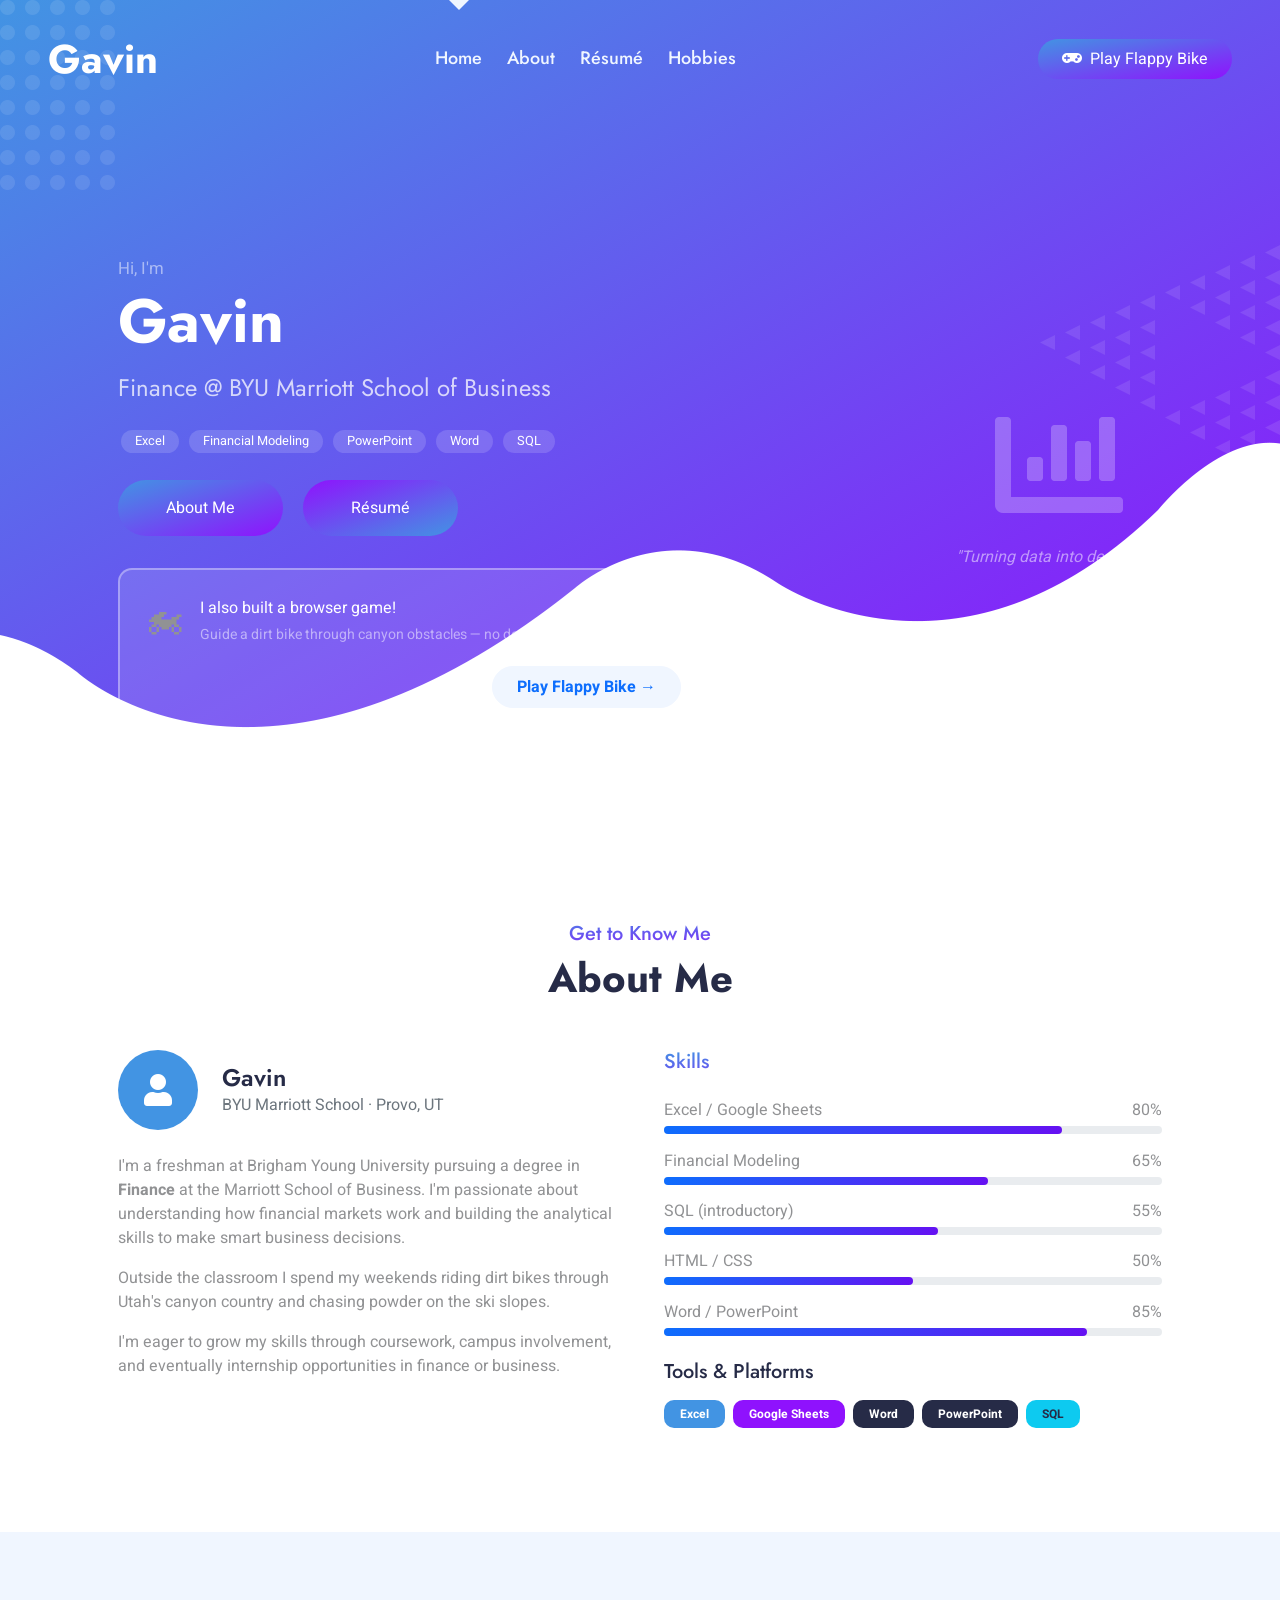
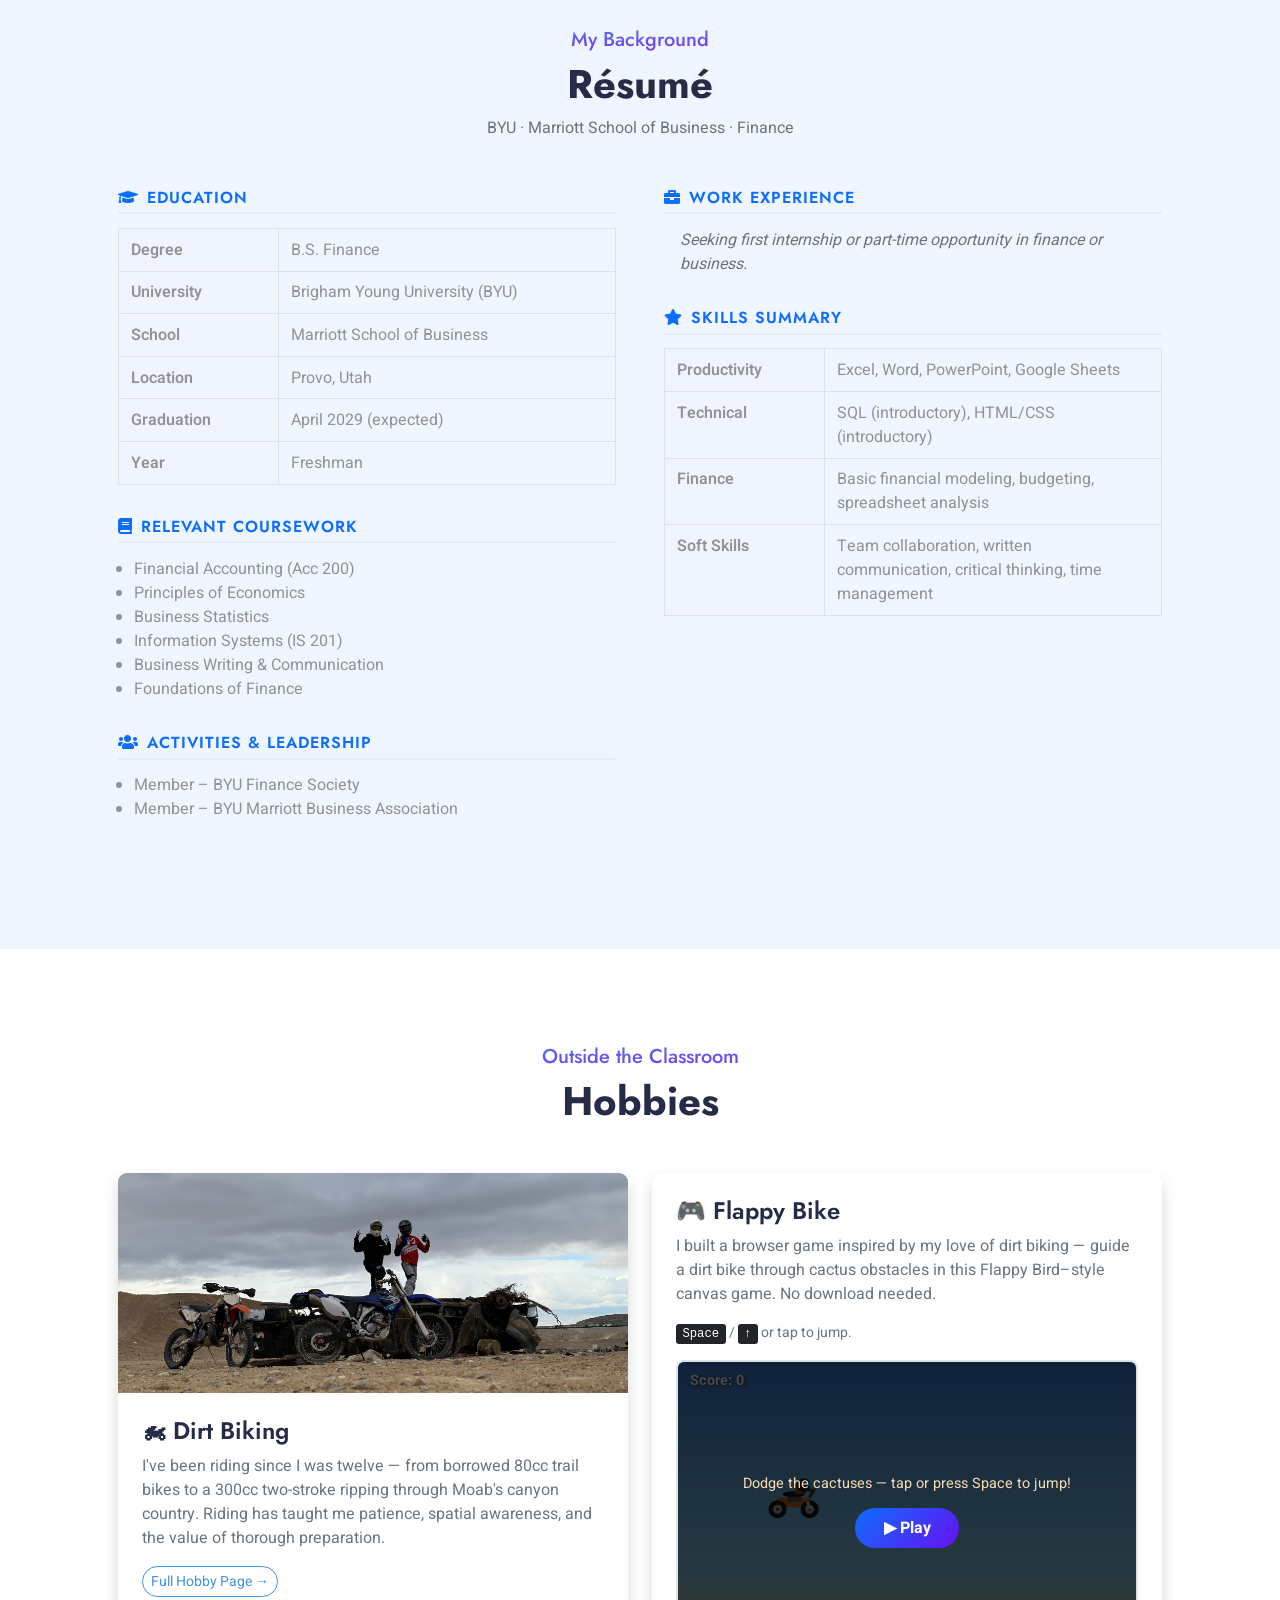
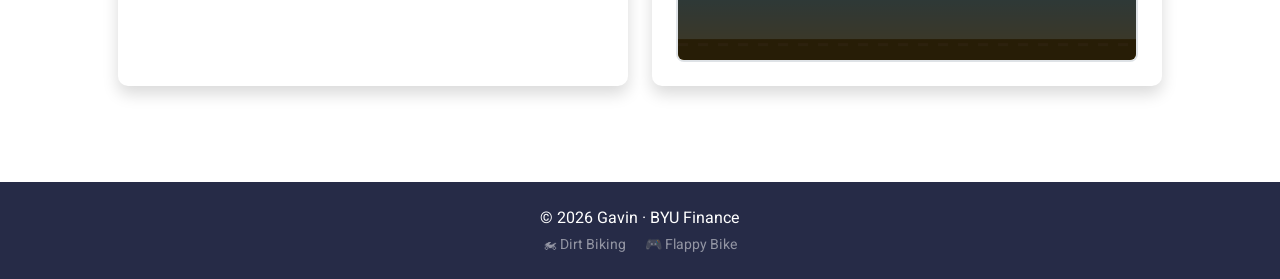
<file: index.html>
<!DOCTYPE html>
<html lang="en">

<head>
    <meta charset="utf-8">
    <title>Gavin – Portfolio &amp; Résumé</title>
    <meta content="width=device-width, initial-scale=1.0" name="viewport">
    <meta content="Gavin portfolio finance BYU résumé freshman" name="keywords">
    <meta content="Portfolio and résumé for Gavin, BYU freshman in Finance." name="description">

    <!-- Google Web Fonts -->
    <link rel="preconnect" href="https://fonts.googleapis.com">
    <link rel="preconnect" href="https://fonts.gstatic.com" crossorigin>
    <link href="https://fonts.googleapis.com/css2?family=Heebo:wght@400;500&family=Jost:wght@500;600;700&display=swap" rel="stylesheet">

    <!-- Icons -->
    <link href="https://cdnjs.cloudflare.com/ajax/libs/font-awesome/5.10.0/css/all.min.css" rel="stylesheet">
    <link href="https://cdn.jsdelivr.net/npm/bootstrap-icons@1.4.1/font/bootstrap-icons.css" rel="stylesheet">

    <!-- Libraries -->
    <link href="lib/animate/animate.min.css" rel="stylesheet">
    <link href="lib/owlcarousel/assets/owl.carousel.min.css" rel="stylesheet">

    <!-- Bootstrap (FitApp theme) -->
    <link href="css/bootstrap.min.css" rel="stylesheet">
    <link href="css/style.css" rel="stylesheet">

    <style>
        /* ── Overrides ── */
        .resume-table th { background: #f0f4ff; font-weight: 600; width: 160px; vertical-align: top; }
        .resume-table td, .resume-table th { padding: .55rem .75rem; border: 1px solid #dee2e6; }
        .resume-section { margin-bottom: 2rem; }
        .resume-section h4 { font-size: 1rem; font-weight: 700; text-transform: uppercase;
                              letter-spacing: 1px; color: #0d6efd; border-bottom: 2px solid #e9ecef;
                              padding-bottom: .35rem; margin-bottom: .85rem; }
        .skill-bar-wrap { background: #e9ecef; border-radius: 50px; height: 8px; margin-bottom: .9rem; }
        .skill-bar      { height: 8px; border-radius: 50px; background: linear-gradient(135deg,#0d6efd,#6610f2); }
        .tag { display:inline-block; background:rgba(255,255,255,.15); color:#fff;
               border-radius:50px; padding:2px 14px; font-size:.8rem; margin:3px; }
        .game-cta { background: rgba(255,255,255,.12); border: 2px solid rgba(255,255,255,.35);
                    border-radius: 14px; padding: 1.25rem 1.5rem; margin-top: 2rem; }
        .hero-name { font-size: clamp(2.2rem, 5vw, 3.8rem); font-weight: 800; }
    </style>
</head>

<body data-bs-spy="scroll" data-bs-target=".navbar" data-bs-offset="51">
<div class="container-xxl bg-white p-0">

    <!-- Spinner -->
    <div id="spinner" class="show bg-white position-fixed translate-middle w-100 vh-100 top-50 start-50 d-flex align-items-center justify-content-center">
        <div class="spinner-grow text-primary" style="width:3rem;height:3rem;" role="status">
            <span class="visually-hidden">Loading…</span>
        </div>
    </div>

    <!-- ══════════════════════════════════════
         NAVBAR & HERO
    ══════════════════════════════════════ -->
    <div class="container-xxl position-relative p-0" id="home">
        <nav class="navbar navbar-expand-lg navbar-light px-4 px-lg-5 py-3 py-lg-0">
            <a href="#home" class="navbar-brand p-0"><h1 class="m-0">Gavin</h1></a>
            <button class="navbar-toggler" type="button" data-bs-toggle="collapse" data-bs-target="#navbarCollapse">
                <span class="fa fa-bars"></span>
            </button>
            <div class="collapse navbar-collapse" id="navbarCollapse">
                <div class="navbar-nav mx-auto py-0">
                    <a href="#home"    class="nav-item nav-link active">Home</a>
                    <a href="#about"   class="nav-item nav-link">About</a>
                    <a href="#resume"  class="nav-item nav-link">Résumé</a>
                    <a href="#hobbies" class="nav-item nav-link">Hobbies</a>
                </div>
                <a href="flappybike.html" class="btn btn-primary-gradient rounded-pill py-2 px-4 ms-3 d-none d-lg-block">
                    <i class="fa fa-gamepad me-1"></i> Play Flappy Bike
                </a>
            </div>
        </nav>

        <div class="container-xxl bg-primary hero-header">
            <div class="container px-lg-5">
                <div class="row g-5 align-items-center">
                    <!-- Left: intro text -->
                    <div class="col-lg-7 text-center text-lg-start">
                        <p class="text-white-50 animated slideInDown mb-1" style="font-size:1.05rem;">Hi, I'm</p>
                        <h1 class="text-white mb-3 animated slideInDown hero-name">Gavin</h1>
                        <h4 class="fw-normal mb-4 animated slideInDown" style="color:rgba(255,255,255,.75);">
                            Finance @ BYU Marriott School of Business
                        </h4>
                        <div class="mb-4">
                            <span class="tag">Excel</span>
                            <span class="tag">Financial Modeling</span>
                            <span class="tag">PowerPoint</span>
                            <span class="tag">Word</span>
                            <span class="tag">SQL</span>
                        </div>
                        <a href="#about"  class="btn btn-primary-gradient py-sm-3 px-4 px-sm-5 rounded-pill me-3 animated slideInLeft">About Me</a>
                        <a href="#resume" class="btn btn-secondary-gradient py-sm-3 px-4 px-sm-5 rounded-pill animated slideInRight">Résumé</a>

                        <!-- Game CTA — visible right on the home page -->
                        <div class="game-cta wow fadeInUp" data-wow-delay="0.5s">
                            <div class="d-flex align-items-center gap-3 flex-wrap justify-content-center justify-content-lg-start">
                                <span style="font-size:2.5rem;">&#x1F3CD;</span>
                                <div>
                                    <p class="text-white mb-1 fw-semibold">I also built a browser game!</p>
                                    <p class="text-white-50 mb-0" style="font-size:.88rem;">Guide a dirt bike through canyon obstacles — no download needed.</p>
                                </div>
                                <a href="flappybike.html" class="btn btn-light rounded-pill px-4 py-2 fw-bold ms-auto" style="color:#0d6efd;white-space:nowrap;">
                                    Play Flappy Bike &rarr;
                                </a>
                            </div>
                        </div>
                    </div>

                    <!-- Right: decorative icon -->
                    <div class="col-lg-5 d-flex justify-content-center justify-content-lg-end wow fadeInUp" data-wow-delay="0.3s">
                        <div class="text-center">
                            <i class="fa fa-chart-bar text-white" style="font-size:8rem;opacity:.25;"></i>
                            <p class="text-white-50 fst-italic mt-3">"Turning data into decisions."</p>
                        </div>
                    </div>
                </div>
            </div>
        </div>
    </div>
    <!-- Hero End -->


    <!-- ══════════════════════════════════════
         ABOUT
    ══════════════════════════════════════ -->
    <div class="container-xxl py-5" id="about">
        <div class="container py-5 px-lg-5">
            <div class="text-center wow fadeInUp" data-wow-delay="0.1s">
                <h5 class="text-primary-gradient fw-medium">Get to Know Me</h5>
                <h1 class="mb-5">About Me</h1>
            </div>
            <div class="row g-5 align-items-start">

                <!-- Bio -->
                <div class="col-lg-6 wow fadeInUp" data-wow-delay="0.1s">
                    <div class="d-flex align-items-center mb-4">
                        <div class="bg-primary rounded-circle d-flex align-items-center justify-content-center me-4 flex-shrink-0" style="width:80px;height:80px;">
                            <i class="fa fa-user text-white fa-2x"></i>
                        </div>
                        <div>
                            <h4 class="mb-0">Gavin</h4>
                            <p class="text-muted mb-0">BYU Marriott School · Provo, UT</p>
                        </div>
                    </div>
                    <p>
                        I'm a freshman at Brigham Young University pursuing a degree in
                        <strong>Finance</strong> at the Marriott School of Business.
                        I'm passionate about understanding how financial markets work and
                        building the analytical skills to make smart business decisions.
                    </p>
                    <p>
                        Outside the classroom I spend my weekends riding dirt bikes through Utah's
                        canyon country and chasing powder on the ski slopes.
                    </p>
                    <p>
                        I'm eager to grow my skills through coursework, campus involvement, and
                        eventually internship opportunities in finance or business.
                    </p>
                    <div class="d-flex gap-3 mt-3">
                        
                    </div>
                </div>

                <!-- Skills -->
                <div class="col-lg-6 wow fadeInUp" data-wow-delay="0.3s">
                    <h5 class="mb-4 text-primary-gradient fw-medium">Skills</h5>

                    <div class="d-flex justify-content-between mb-1"><span>Excel / Google Sheets</span><span>80%</span></div>
                    <div class="skill-bar-wrap"><div class="skill-bar" style="width:80%"></div></div>

                    <div class="d-flex justify-content-between mb-1"><span>Financial Modeling</span><span>65%</span></div>
                    <div class="skill-bar-wrap"><div class="skill-bar" style="width:65%"></div></div>

                    <div class="d-flex justify-content-between mb-1"><span>SQL (introductory)</span><span>55%</span></div>
                    <div class="skill-bar-wrap"><div class="skill-bar" style="width:55%"></div></div>

                    <div class="d-flex justify-content-between mb-1"><span>HTML / CSS</span><span>50%</span></div>
                    <div class="skill-bar-wrap"><div class="skill-bar" style="width:50%"></div></div>

                    <div class="d-flex justify-content-between mb-1"><span>Word / PowerPoint</span><span>85%</span></div>
                    <div class="skill-bar-wrap"><div class="skill-bar" style="width:85%"></div></div>

                    <h5 class="mt-4 mb-3">Tools &amp; Platforms</h5>
                    <span class="badge bg-primary me-1 mb-2 py-2 px-3">Excel</span>
                    <span class="badge bg-secondary me-1 mb-2 py-2 px-3">Google Sheets</span>
                    <span class="badge bg-dark me-1 mb-2 py-2 px-3">Word</span>
                    <span class="badge bg-dark me-1 mb-2 py-2 px-3">PowerPoint</span>
                    <span class="badge bg-info text-dark me-1 mb-2 py-2 px-3">SQL</span>
                </div>

            </div>
        </div>
    </div>
    <!-- About End -->


    <!-- ══════════════════════════════════════
         RÉSUMÉ (HTML — no PDF)
    ══════════════════════════════════════ -->
    <div class="container-xxl py-5 bg-light" id="resume">
        <div class="container py-5 px-lg-5">
            <div class="text-center wow fadeInUp" data-wow-delay="0.1s">
                <h5 class="text-primary-gradient fw-medium">My Background</h5>
                <h1 class="mb-2">Résumé</h1>
                <p class="text-muted mb-5">BYU · Marriott School of Business · Finance</p>
            </div>

            <div class="row g-5">

                <!-- LEFT COLUMN -->
                <div class="col-lg-6 wow fadeInUp" data-wow-delay="0.1s">

                    <!-- Education -->
                    <div class="resume-section">
                        <h4><i class="fa fa-graduation-cap me-2"></i>Education</h4>
                        <table class="resume-table w-100">
                            <tr><th>Degree</th><td>B.S. Finance</td></tr>
                            <tr><th>University</th><td>Brigham Young University (BYU)</td></tr>
                            <tr><th>School</th><td>Marriott School of Business</td></tr>
                            <tr><th>Location</th><td>Provo, Utah</td></tr>
                            <tr><th>Graduation</th><td>April 2029 (expected)</td></tr>
                            <tr><th>Year</th><td>Freshman</td></tr>
                        </table>
                    </div>

                    <!-- Relevant Coursework -->
                    <div class="resume-section">
                        <h4><i class="fa fa-book me-2"></i>Relevant Coursework</h4>
                        <ul class="mb-0 ps-3">
                            <li>Financial Accounting (Acc 200)</li>
                            <li>Principles of Economics</li>
                            <li>Business Statistics</li>
                            <li>Information Systems (IS 201)</li>
                            <li>Business Writing &amp; Communication</li>
                            <li>Foundations of Finance</li>
                        </ul>
                    </div>

                    <!-- Activities -->
                    <div class="resume-section">
                        <h4><i class="fa fa-users me-2"></i>Activities &amp; Leadership</h4>
                        <ul class="mb-0 ps-3">
                            <li>Member – BYU Finance Society</li>
                            <li>Member – BYU Marriott Business Association</li>
                        </ul>
                    </div>

                </div>

                <!-- RIGHT COLUMN -->
                <div class="col-lg-6 wow fadeInUp" data-wow-delay="0.3s">

                    <!-- Work Experience -->
                    <div class="resume-section">
                        <h4><i class="fa fa-briefcase me-2"></i>Work Experience</h4>
                        <p class="text-muted fst-italic ps-3">Seeking first internship or part-time opportunity in finance or business.</p>
                    </div>

                    <!-- Skills Summary -->
                    <div class="resume-section">
                        <h4><i class="fa fa-star me-2"></i>Skills Summary</h4>
                        <table class="resume-table w-100">
                            <tr><th>Productivity</th><td>Excel, Word, PowerPoint, Google Sheets</td></tr>
                            <tr><th>Technical</th><td>SQL (introductory), HTML/CSS (introductory)</td></tr>
                            <tr><th>Finance</th><td>Basic financial modeling, budgeting, spreadsheet analysis</td></tr>
                            <tr><th>Soft Skills</th><td>Team collaboration, written communication, critical thinking, time management</td></tr>
                        </table>
                    </div>

                </div>
            </div><!-- /row -->
        </div>
    </div>
    <!-- Résumé End -->


    <!-- ══════════════════════════════════════
         HOBBIES
    ══════════════════════════════════════ -->
    <div class="container-xxl py-5" id="hobbies">
        <div class="container py-5 px-lg-5">
            <div class="text-center wow fadeInUp" data-wow-delay="0.1s">
                <h5 class="text-primary-gradient fw-medium">Outside the Classroom</h5>
                <h1 class="mb-5">Hobbies</h1>
            </div>
            <div class="row g-4">

                <!-- Dirt Biking card -->
                <div class="col-md-6 wow fadeInUp" data-wow-delay="0.1s">
                    <div class="card border-0 shadow h-100">
                        <img src="img/dirtbike-preston.jpeg"
                             class="card-img-top" style="height:220px;object-fit:cover;"
                             alt="Dirtbiking with preston">
                        <div class="card-body p-4">
                            <h4 class="mb-2">&#x1F3CD; Dirt Biking</h4>
                            <p class="text-muted">I've been riding since I was twelve — from borrowed 80cc trail bikes to a 300cc two-stroke ripping through Moab's canyon country. Riding has taught me patience, spatial awareness, and the value of thorough preparation.</p>
                            <a href="dirtbike.html" class="btn btn-outline-primary rounded-pill btn-sm">Full Hobby Page &rarr;</a>
                        </div>
                    </div>
                </div>

                <!-- Flappy Bike card -->
                <div class="col-md-6 wow fadeInUp" data-wow-delay="0.2s">
                    <div class="card border-0 shadow h-100">
                        <div class="card-body p-4 d-flex flex-column">
                            <h4 class="mb-2">&#x1F3AE; Flappy Bike</h4>
                            <p class="text-muted mb-3">I built a browser game inspired by my love of dirt biking — guide a dirt bike through cactus obstacles in this Flappy Bird–style canvas game. No download needed.</p>
                            <p class="text-muted small mb-3"><kbd>Space</kbd> / <kbd>&uarr;</kbd> or tap to jump.</p>
                            <!-- Embedded game -->
                            <div id="fb-wrap-home" style="position:relative;border:2px solid #dee2e6;border-radius:8px;overflow:hidden;touch-action:none;flex:1;min-height:260px;">
                                <canvas id="fb-canvas-home" style="display:block;width:100%;"></canvas>
                                <div id="fb-hud-home" style="position:absolute;top:8px;left:12px;font-weight:700;font-size:.9rem;color:#fff;text-shadow:1px 1px 4px rgba(0,0,0,.8);pointer-events:none;">Score: <span id="fb-score-home">0</span></div>
                                <div id="fb-overlay-home" style="position:absolute;inset:0;display:flex;flex-direction:column;align-items:center;justify-content:center;background:rgba(0,0,0,.72);text-align:center;padding:1rem;">
                                    <p style="color:#f5deb3;margin-bottom:.8rem;font-size:.9rem;">Dodge the cactuses — tap or press Space to jump!</p>
                                    <button id="fb-btn-home" style="background:linear-gradient(135deg,#0d6efd,#6610f2);color:#fff;border:none;border-radius:50px;padding:.5rem 1.8rem;font-weight:700;cursor:pointer;">&#9654; Play</button>
                                </div>
                            </div>
                        </div>
                    </div>
                </div>

            </div>
        </div>
    </div>
    <!-- Hobbies End -->

    <!-- ══════════════════════════════════════
         FOOTER
    ══════════════════════════════════════ -->
    <div class="container-fluid bg-dark text-white py-4">
        <div class="container text-center">
            <p class="mb-1">&copy; 2026 Gavin · BYU Finance</p>
            <p class="mb-0 small">
                <a href="dirtbike.html"  class="text-white-50 me-3">&#x1F3CD; Dirt Biking</a>
                <a href="flappybike.html" class="text-white-50">&#x1F3AE; Flappy Bike</a>
            </p>
        </div>
    </div>

</div><!-- /container-xxl -->

<!-- JS Libraries -->
<script src="https://code.jquery.com/jquery-3.4.1.min.js"></script>
<script src="https://cdn.jsdelivr.net/npm/bootstrap@5.0.0/dist/js/bootstrap.bundle.min.js"></script>
<script src="lib/wow/wow.min.js"></script>
<script src="lib/easing/easing.min.js"></script>
<script src="lib/waypoints/waypoints.min.js"></script>
<script src="lib/owlcarousel/owl.carousel.min.js"></script>
<script src="js/main.js"></script>

<!-- ── Inline Flappy Bike for the Hobbies section ── -->
<script>
(function () {
    "use strict";
    const canvas  = document.getElementById('fb-canvas-home');
    const ctx     = canvas.getContext('2d');
    const wrap    = document.getElementById('fb-wrap-home');
    const overlay = document.getElementById('fb-overlay-home');
    const btn     = document.getElementById('fb-btn-home');
    const scoreEl = document.getElementById('fb-score-home');
    if (!canvas || !ctx) return;

    /* ── Size canvas to its container ── */
    function resize() {
        canvas.width  = wrap.clientWidth  || 400;
        canvas.height = Math.round(canvas.width * 0.65);
        canvas.style.width  = '';
        canvas.style.height = canvas.height + 'px';
    }
    resize();

    /* ── Constants ── */
    let W, H, GRAVITY, JUMP_VEL, PIPE_SPEED, GAP, GROUND_Y;
    function calcC() {
        W          = canvas.width;
        H          = canvas.height;
        GRAVITY    = H * 1.8;
        JUMP_VEL   = -H * 0.65;
        PIPE_SPEED = W * 0.22;
        GAP        = H * 0.30;
        GROUND_Y   = H * 0.93;
    }
    calcC();

    const S = { IDLE:0, PLAY:1, DEAD:2 };
    let state = S.IDLE;
    const BIKE_W = 48, BIKE_H = 28, PIPE_W = 54, PIPE_MS = 1800;
    let bikeY, bikeVY, pipes, score, best=0, lastTime, pipeTimer;

    function init() {
        calcC();
        bikeY = H * 0.42; bikeVY = 0;
        pipes = []; score = 0; pipeTimer = PIPE_MS;
        scoreEl.textContent = '0';
    }

    /* ── Draw helpers ── */
    function drawBG() {
        const sky = ctx.createLinearGradient(0,0,0,H);
        sky.addColorStop(0,'#3a7bd5'); sky.addColorStop(0.7,'#87ceeb'); sky.addColorStop(1,'#e8c87a');
        ctx.fillStyle = sky; ctx.fillRect(0,0,W,H);
        ctx.fillStyle = '#8b6914'; ctx.fillRect(0,GROUND_Y,W,H-GROUND_Y);
        ctx.fillStyle = '#a07830';
        for (let x=0;x<W;x+=20) ctx.fillRect(x,GROUND_Y+4,10,3);
    }

    function drawBike(y) {
        const x = W * 0.20;
        ctx.save();
        const tilt = Math.max(-0.4, Math.min(0.55, bikeVY/(H*1.2)));
        ctx.translate(x+BIKE_W/2, y+BIKE_H/2);
        ctx.rotate(tilt);
        ctx.translate(-BIKE_W/2, -BIKE_H/2);
        ctx.fillStyle='#d2691e'; ctx.beginPath();
        ctx.moveTo(4,BIKE_H-8); ctx.lineTo(44,BIKE_H-8); ctx.lineTo(40,BIKE_H-18); ctx.lineTo(8,BIKE_H-18); ctx.closePath(); ctx.fill();
        ctx.fillStyle='#555'; ctx.fillRect(18,BIKE_H-22,14,9);
        ctx.strokeStyle='#999'; ctx.lineWidth=3; ctx.beginPath(); ctx.moveTo(10,BIKE_H-12); ctx.lineTo(2,BIKE_H-10); ctx.lineTo(0,BIKE_H-5); ctx.stroke();
        ctx.strokeStyle='#333'; ctx.lineWidth=3; ctx.beginPath(); ctx.moveTo(40,BIKE_H-18); ctx.lineTo(44,BIKE_H-25); ctx.lineTo(38,BIKE_H-25); ctx.stroke();
        ctx.fillStyle='#111'; ctx.beginPath(); ctx.ellipse(24,BIKE_H-21,11,3,0,0,Math.PI*2); ctx.fill();
        ctx.fillStyle='#8b4513'; ctx.fillRect(26,BIKE_H-30,10,9);
        ctx.fillStyle='#222'; ctx.beginPath(); ctx.arc(34,BIKE_H-30,7,0,Math.PI*2); ctx.fill();
        ctx.fillStyle='#00bfff'; ctx.fillRect(38,BIKE_H-33,5,4);
        function wheel(cx,cy,r){
            ctx.beginPath(); ctx.arc(cx,cy,r,0,Math.PI*2); ctx.fillStyle='#111'; ctx.fill();
            ctx.beginPath(); ctx.arc(cx,cy,r*0.5,0,Math.PI*2); ctx.fillStyle='#aaa'; ctx.fill();
            ctx.beginPath(); ctx.arc(cx,cy,r*0.18,0,Math.PI*2); ctx.fillStyle='#333'; ctx.fill();
        }
        wheel(40,BIKE_H-6,9); wheel(8,BIKE_H-6,9);
        ctx.strokeStyle='#bbb'; ctx.lineWidth=3; ctx.beginPath(); ctx.moveTo(38,BIKE_H-14); ctx.lineTo(40,BIKE_H-6); ctx.stroke();
        ctx.restore();
    }

    function drawCactusUp(cx,tipY) {
        const tall=GROUND_Y-tipY; if(tall<4) return;
        const tw=20, tx=cx-tw/2;
        ctx.fillStyle='#2d6a2d'; ctx.fillRect(tx,tipY,tw,tall);
        ctx.beginPath(); ctx.arc(cx,tipY,tw/2,Math.PI,0); ctx.fill();
        ctx.fillStyle='#3d8b3d'; ctx.fillRect(cx-3,tipY+tw/2,6,Math.max(0,tall-tw/2-4));
        if(tall>60){
            const lj=tipY+tall*0.42, lhl=Math.min(38,tall*0.28), lvl=Math.min(30,tall*0.20);
            ctx.fillStyle='#2d6a2d'; ctx.fillRect(tx-lhl,lj-9,lhl+tw/2,14); ctx.fillRect(tx-lhl,lj-lvl-9,14,lvl+9);
            ctx.fillStyle='#3d8b3d'; ctx.fillRect(tx-lhl+3,lj-3,lhl-6,5);
            const rj=tipY+tall*0.64, rhl=Math.min(34,tall*0.25), rvl=Math.min(26,tall*0.18);
            ctx.fillStyle='#2d6a2d'; ctx.fillRect(tx+tw/2,rj-9,rhl+tw/2,14); ctx.fillRect(tx+tw/2+rhl,rj-rvl-9,14,rvl+9);
            ctx.fillStyle='#3d8b3d'; ctx.fillRect(tx+tw/2+3,rj-3,rhl-6,5);
        }
        ctx.strokeStyle='#e8d5a3'; ctx.lineWidth=1.2;
        for(let sy=GROUND_Y-16;sy>tipY+16;sy-=24){
            ctx.beginPath(); ctx.moveTo(tx,sy); ctx.lineTo(tx-8,sy-6); ctx.stroke();
            ctx.beginPath(); ctx.moveTo(tx+tw,sy); ctx.lineTo(tx+tw+8,sy-6); ctx.stroke();
        }
    }

    function drawCactusDown(cx,tipY) {
        const tall=tipY; if(tall<4) return;
        const tw=20, tx=cx-tw/2;
        ctx.fillStyle='#2d6a2d'; ctx.fillRect(tx,0,tw,tall);
        ctx.beginPath(); ctx.arc(cx,tipY,tw/2,0,Math.PI); ctx.fill();
        ctx.fillStyle='#3d8b3d'; ctx.fillRect(cx-3,4,6,Math.max(0,tall-tw/2-4));
        if(tall>60){
            const lj=tall*0.40, lhl=Math.min(38,tall*0.28), lvl=Math.min(30,tall*0.20);
            ctx.fillStyle='#2d6a2d'; ctx.fillRect(tx-lhl,lj-5,lhl+tw/2,14); ctx.fillRect(tx-lhl,lj+9,14,lvl);
            ctx.fillStyle='#3d8b3d'; ctx.fillRect(tx-lhl+3,lj-1,lhl-6,5);
            const rj=tall*0.62, rhl=Math.min(34,tall*0.25), rvl=Math.min(26,tall*0.18);
            ctx.fillStyle='#2d6a2d'; ctx.fillRect(tx+tw/2,rj-5,rhl+tw/2,14); ctx.fillRect(tx+tw/2+rhl,rj+9,14,rvl);
            ctx.fillStyle='#3d8b3d'; ctx.fillRect(tx+tw/2+3,rj-1,rhl-6,5);
        }
        ctx.strokeStyle='#e8d5a3'; ctx.lineWidth=1.2;
        for(let sy=16;sy<tipY-16;sy+=24){
            ctx.beginPath(); ctx.moveTo(tx,sy); ctx.lineTo(tx-8,sy+6); ctx.stroke();
            ctx.beginPath(); ctx.moveTo(tx+tw,sy); ctx.lineTo(tx+tw+8,sy+6); ctx.stroke();
        }
    }

    function drawPipes() {
        pipes.forEach(p => { drawCactusDown(p.x+PIPE_W/2,p.topY); drawCactusUp(p.x+PIPE_W/2,p.botY); });
    }

    function spawnPipe() {
        const minTop=H*0.10, maxTop=GROUND_Y-GAP-H*0.10;
        const topY=minTop+Math.random()*(maxTop-minTop);
        pipes.push({x:W+PIPE_W, topY, botY:topY+GAP, scored:false});
    }

    function collides() {
        const bx=W*0.20, PAD=6;
        const bx1=bx+PAD, bx2=bx+BIKE_W-PAD, by1=bikeY+PAD, by2=bikeY+BIKE_H-PAD;
        if(by2>=GROUND_Y||by1<=0) return true;
        for(const p of pipes){ if(bx2>p.x&&bx1<p.x+PIPE_W){ if(by1<p.topY||by2>p.botY) return true; } }
        return false;
    }

    function render() {
        ctx.clearRect(0,0,W,H);
        drawBG(); drawPipes(); drawBike(bikeY);
    }

    function update(dt) {
        bikeVY += GRAVITY*dt; bikeY += bikeVY*dt;
        pipeTimer += dt*1000;
        if(pipeTimer>=PIPE_MS){ spawnPipe(); pipeTimer=0; }
        const speed=PIPE_SPEED+score*8;
        pipes.forEach(p => {
            p.x -= speed*dt;
            if(!p.scored && p.x+PIPE_W < W*0.20){ p.scored=true; score++; scoreEl.textContent=score; }
        });
        pipes = pipes.filter(p => p.x+PIPE_W > -10);
        if(collides()) die();
    }

    function loop(ts) {
        if(!lastTime) lastTime=ts;
        const dt=Math.min((ts-lastTime)/1000,0.05);
        lastTime=ts;
        update(dt); render();
        if(state===S.PLAY) requestAnimationFrame(loop);
    }

    function startGame() {
        init(); state=S.PLAY; lastTime=null;
        overlay.style.display='none';
        requestAnimationFrame(loop);
    }

    function die() {
        state=S.DEAD;
        if(score>best) best=score;
        overlay.style.display='flex';
        overlay.innerHTML = '<p style="color:#f5deb3;margin-bottom:.5rem;font-size:.95rem;">Score: <strong style="color:#ffd700">'+score+'</strong> &nbsp;|&nbsp; Best: <strong style="color:#ffd700">'+best+'</strong></p>'
            + '<button id="fb-btn-home" style="background:linear-gradient(135deg,#0d6efd,#6610f2);color:#fff;border:none;border-radius:50px;padding:.5rem 1.8rem;font-weight:700;cursor:pointer;">&#x21BA; Play Again</button>';
        document.getElementById('fb-btn-home').addEventListener('click', startGame);
    }

    function jump() {
        if(state===S.DEAD) return;
        if(state===S.IDLE){ startGame(); return; }
        bikeVY=JUMP_VEL;
    }

    btn.addEventListener('click', startGame);
    canvas.addEventListener('pointerdown', e => { e.preventDefault(); jump(); });
    document.addEventListener('keydown', e => {
        if((e.code==='Space'||e.code==='ArrowUp') && wrap.closest('#hobbies')){
            e.preventDefault(); jump();
        }
    });
    window.addEventListener('resize', () => {
        resize(); calcC();
        if(state!==S.PLAY){ drawBG(); drawBike(bikeY); }
    });

    init(); drawBG(); drawBike(bikeY);
})();
</script>
</body>
</html>
</file>
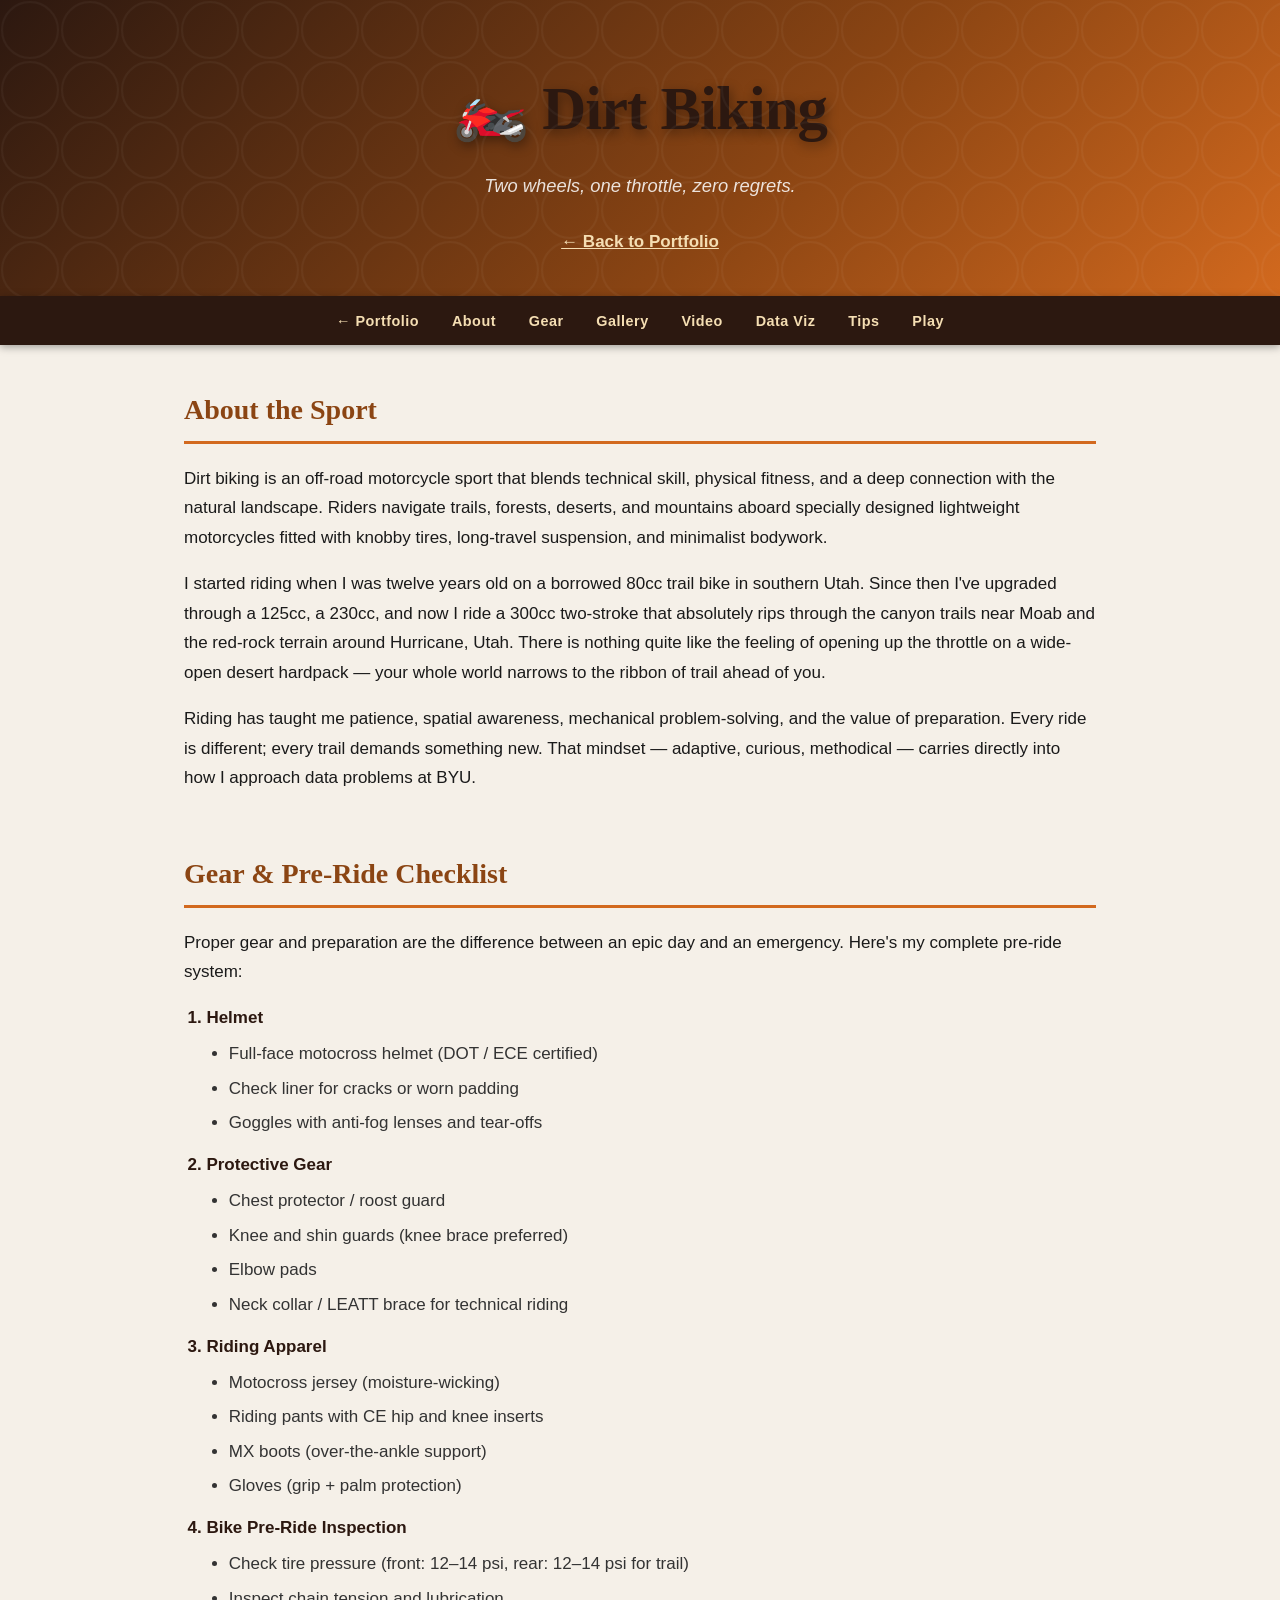
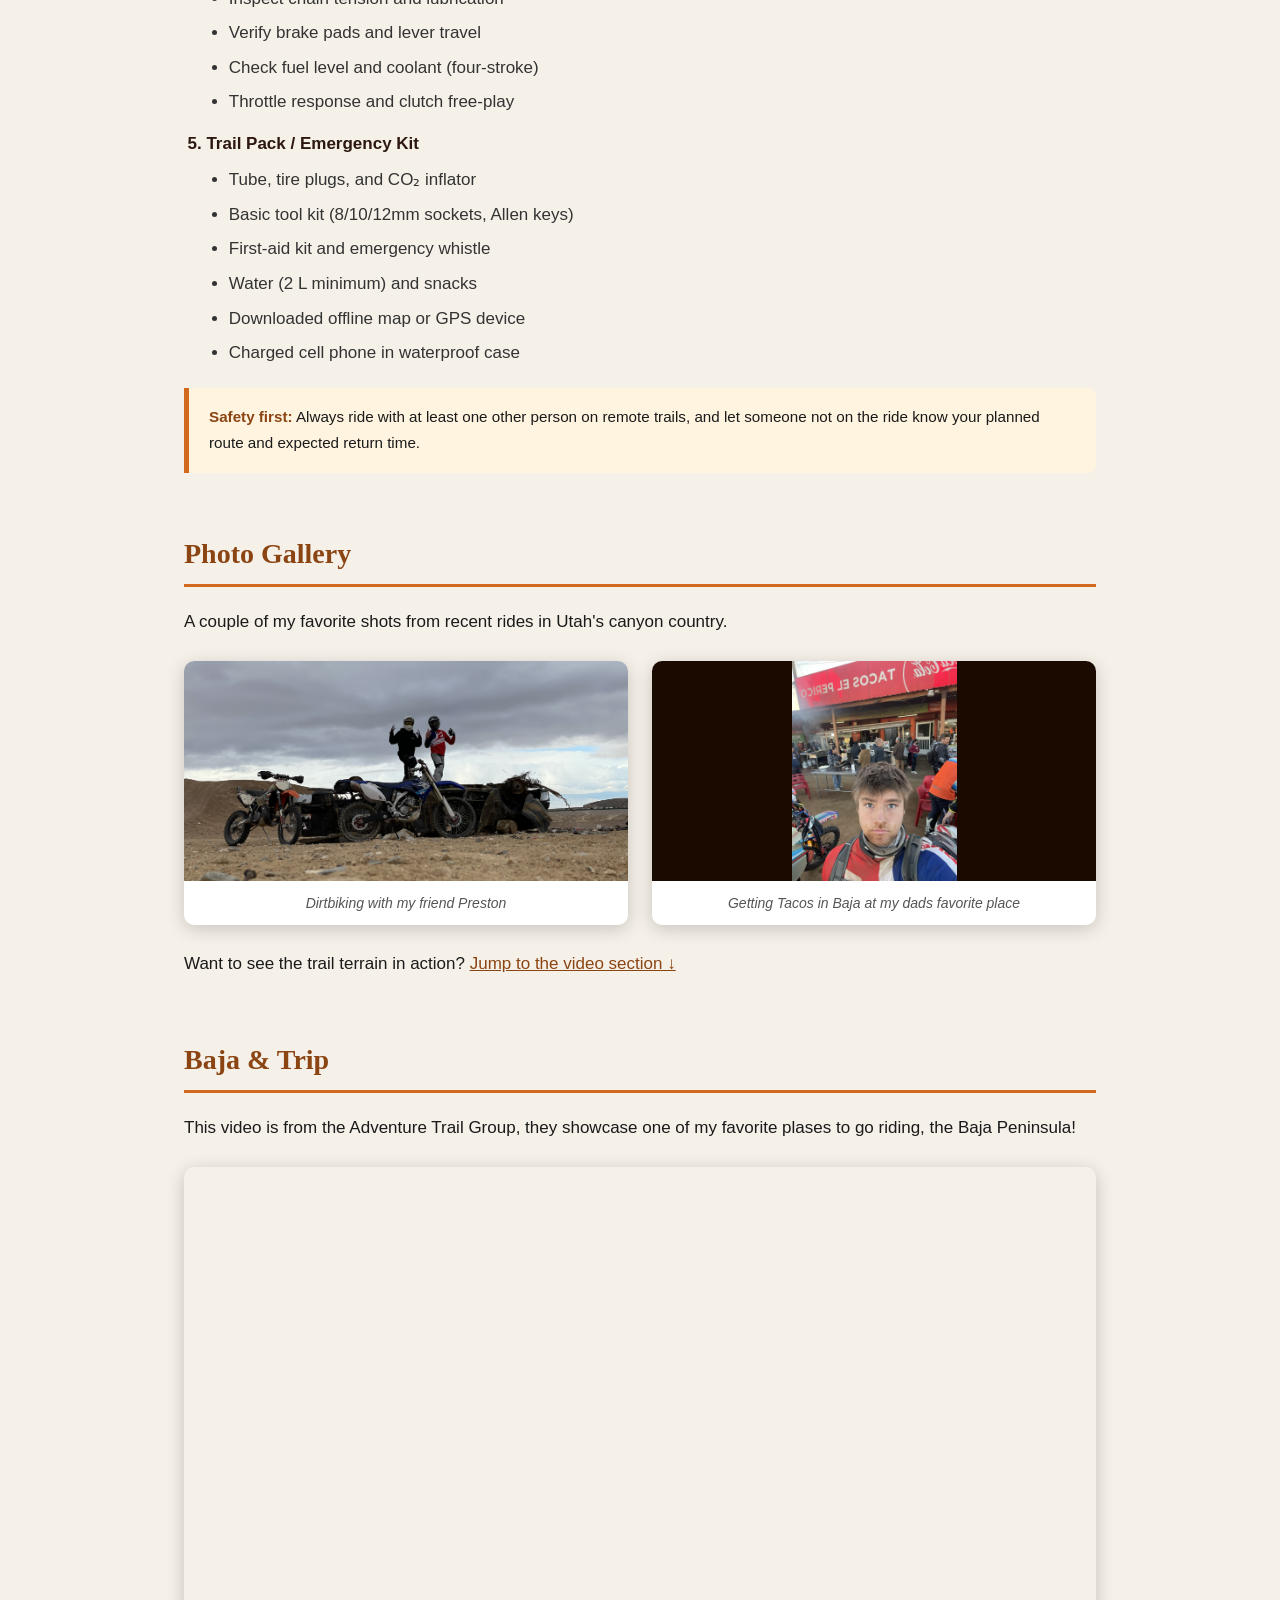
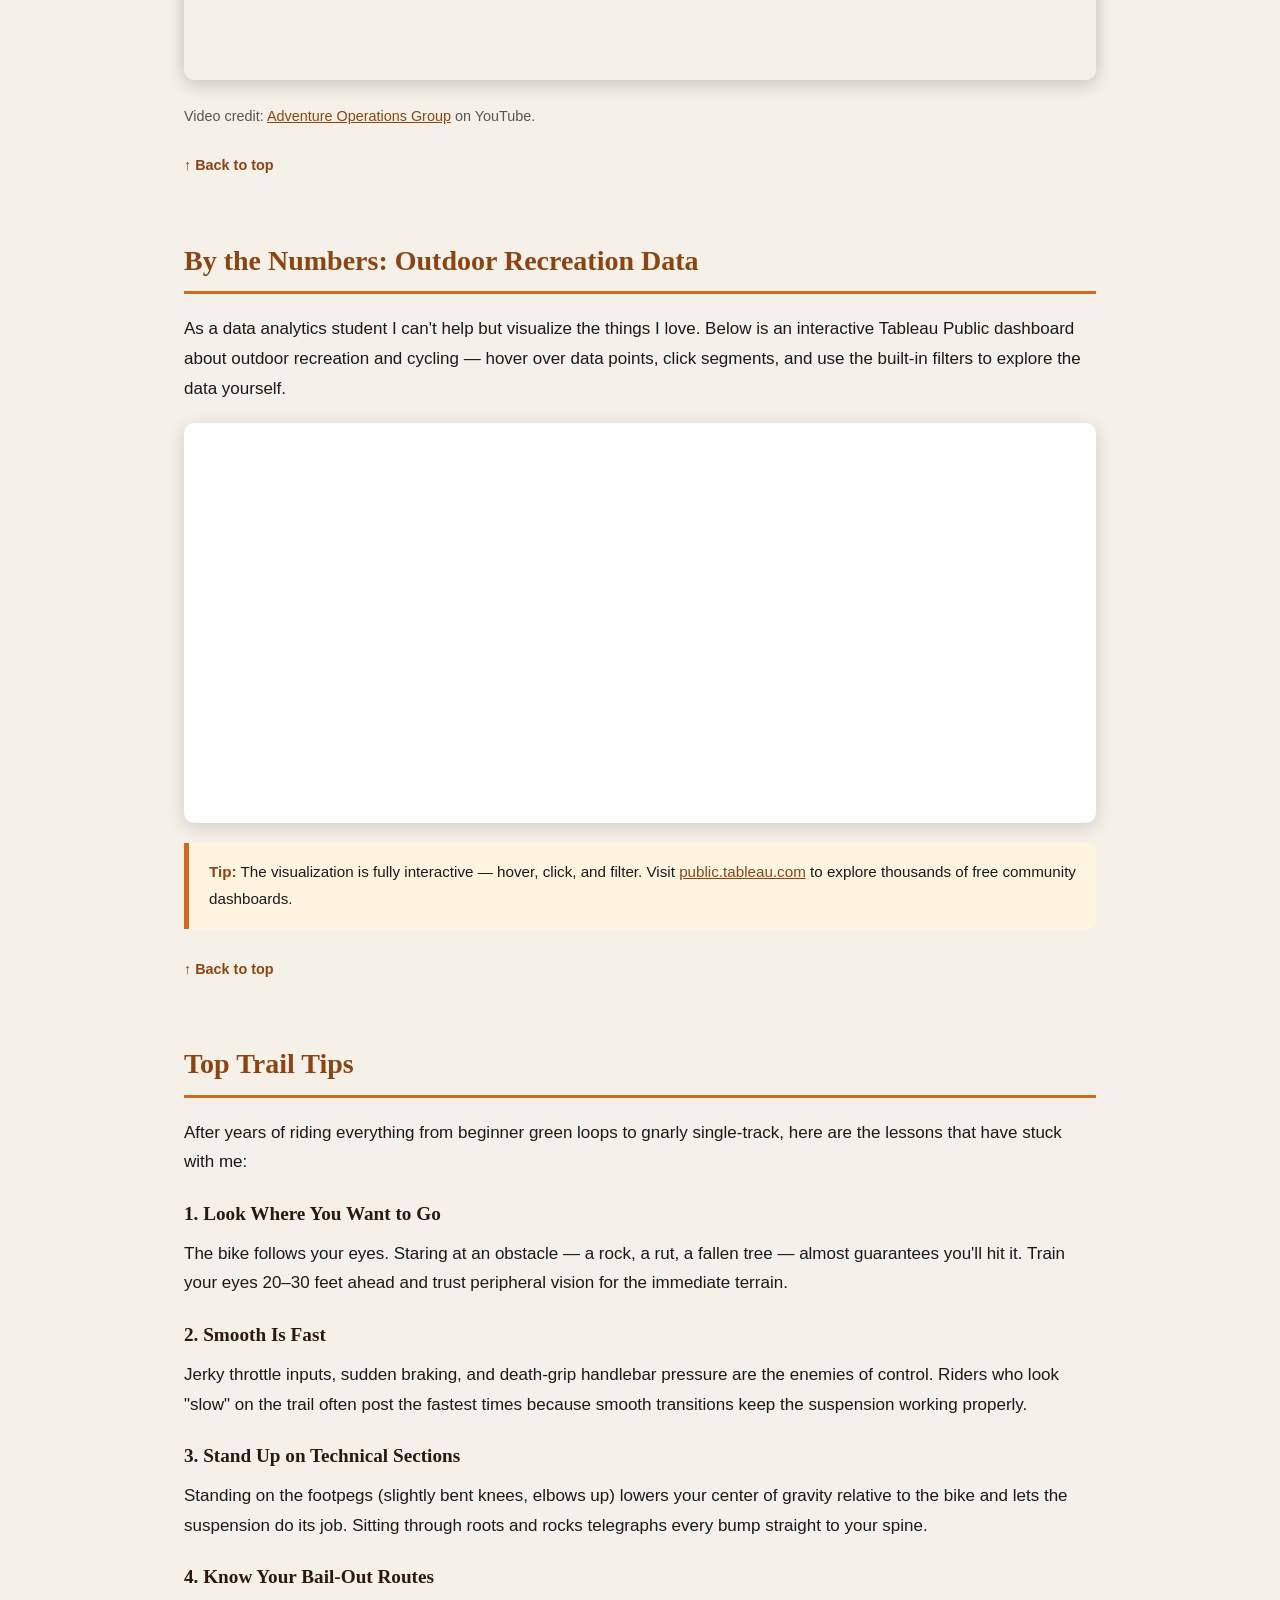
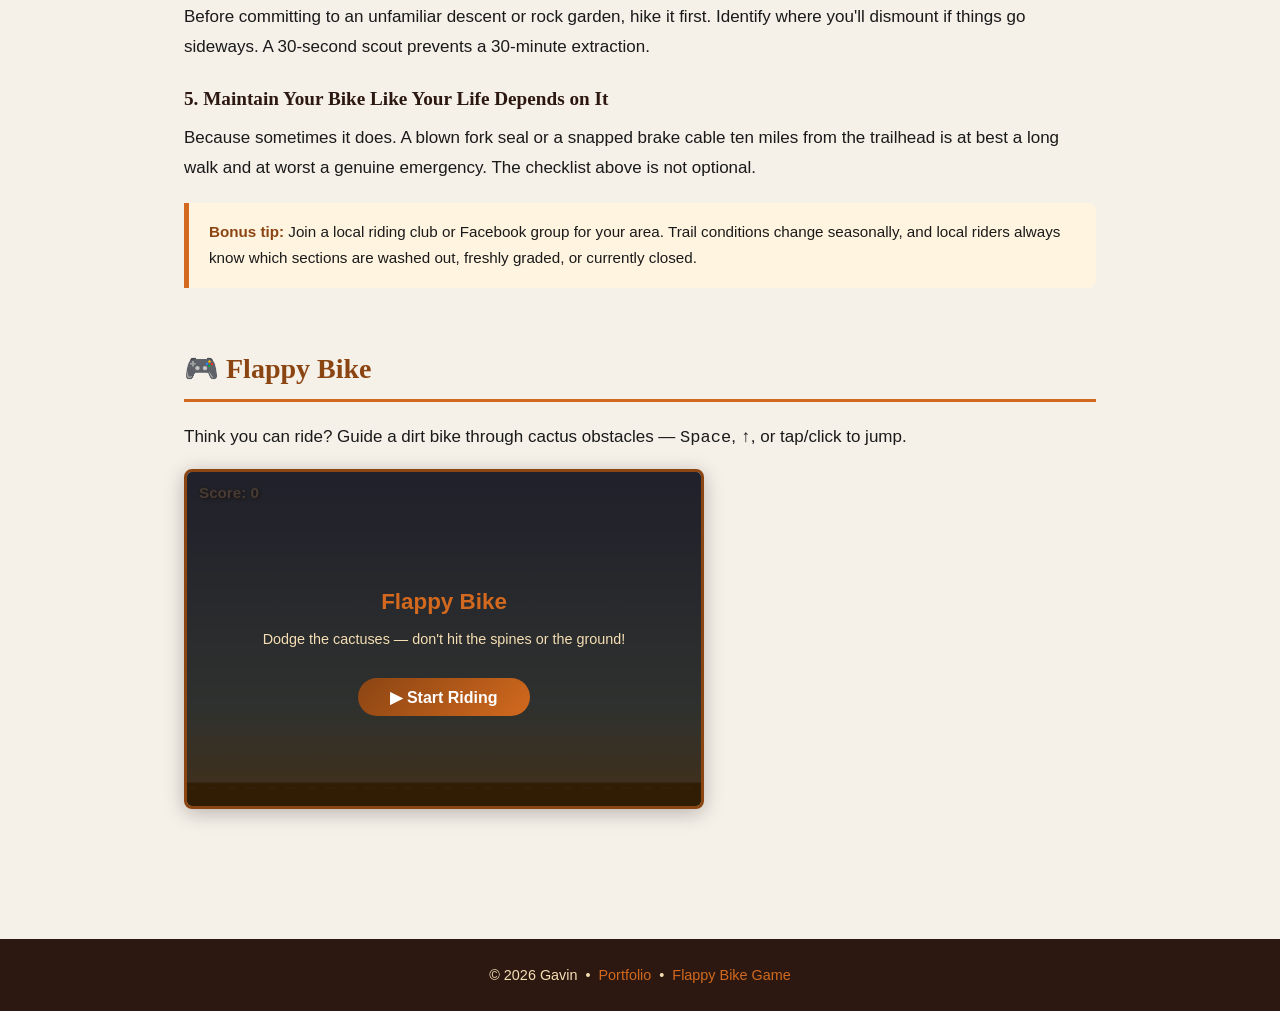
<file: dirtbike.html>
<!DOCTYPE html>
<html lang="en">

<head>
    <meta charset="UTF-8">
    <meta name="viewport" content="width=device-width, initial-scale=1.0">
    <title>Dirt Biking – Gavin's Hobby Page</title>
    <!-- Custom stylesheet — NO Bootstrap used on this page -->
    <link rel="stylesheet" href="css/dirtbike.css">
</head>

<body>

    <!-- ═══════════ HERO HEADER ═══════════ -->
    <header class="site-header" id="top">
        <div class="container">
            <h1>&#x1F3CD;&#xFE0F; Dirt Biking</h1>
            <p class="tagline">Two wheels, one throttle, zero regrets.</p>
            <a href="index.html" style="color:#f5deb3;font-weight:600;text-decoration:underline;">&larr; Back to Portfolio</a>
        </div>
    </header>

    <!-- ═══════════ STICKY NAV ═══════════ -->
    <nav class="main-nav" aria-label="Page navigation">
        <ul>
            <li><a href="index.html">&#8592; Portfolio</a></li>
            <li><a href="#about-sport">About</a></li>
            <li><a href="#gear">Gear</a></li>
            <li><a href="#gallery">Gallery</a></li>
            <li><a href="#watch">Video</a></li>
            <li><a href="#data">Data Viz</a></li>
            <li><a href="#tips">Tips</a></li>
            <li><a href="#game">Play</a></li>
        </ul>
    </nav>

    <!-- ═══════════ MAIN CONTENT ═══════════ -->
    <main>
        <div class="container">

            <!-- ── About the Sport ── -->
            <section id="about-sport" class="anchor-target">
                <h2>About the Sport</h2>
                <p>
                    Dirt biking is an off-road motorcycle sport that blends technical skill, physical
                    fitness, and a deep connection with the natural landscape. Riders navigate trails,
                    forests, deserts, and mountains aboard specially designed lightweight motorcycles
                    fitted with knobby tires, long-travel suspension, and minimalist bodywork.
                </p>
                <p>
                    I started riding when I was twelve years old on a borrowed 80cc trail bike in
                    southern Utah. Since then I've upgraded through a 125cc, a 230cc, and now I ride
                    a 300cc two-stroke that absolutely rips through the canyon trails near Moab and
                    the red-rock terrain around Hurricane, Utah. There is nothing quite like the
                    feeling of opening up the throttle on a wide-open desert hardpack — your whole
                    world narrows to the ribbon of trail ahead of you.
                </p>
                <p>
                    Riding has taught me patience, spatial awareness, mechanical problem-solving, and
                    the value of preparation. Every ride is different; every trail demands something
                    new. That mindset — adaptive, curious, methodical — carries directly into how I
                    approach data problems at BYU.
                </p>
            </section>

            <!-- ── Gear & Checklist (ordered list with nested unordered list) ── -->
            <section id="gear" class="anchor-target">
                <h2>Gear &amp; Pre-Ride Checklist</h2>
                <p>
                    Proper gear and preparation are the difference between an epic day and an
                    emergency. Here's my complete pre-ride system:
                </p>

                <ol class="main-list">
                    <li>
                        Helmet
                        <ul>
                            <li>Full-face motocross helmet (DOT / ECE certified)</li>
                            <li>Check liner for cracks or worn padding</li>
                            <li>Goggles with anti-fog lenses and tear-offs</li>
                        </ul>
                    </li>
                    <li>
                        Protective Gear
                        <ul>
                            <li>Chest protector / roost guard</li>
                            <li>Knee and shin guards (knee brace preferred)</li>
                            <li>Elbow pads</li>
                            <li>Neck collar / LEATT brace for technical riding</li>
                        </ul>
                    </li>
                    <li>
                        Riding Apparel
                        <ul>
                            <li>Motocross jersey (moisture-wicking)</li>
                            <li>Riding pants with CE hip and knee inserts</li>
                            <li>MX boots (over-the-ankle support)</li>
                            <li>Gloves (grip + palm protection)</li>
                        </ul>
                    </li>
                    <li>
                        Bike Pre-Ride Inspection
                        <ul>
                            <li>Check tire pressure (front: 12–14 psi, rear: 12–14 psi for trail)</li>
                            <li>Inspect chain tension and lubrication</li>
                            <li>Verify brake pads and lever travel</li>
                            <li>Check fuel level and coolant (four-stroke)</li>
                            <li>Throttle response and clutch free-play</li>
                        </ul>
                    </li>
                    <li>
                        Trail Pack / Emergency Kit
                        <ul>
                            <li>Tube, tire plugs, and CO₂ inflator</li>
                            <li>Basic tool kit (8/10/12mm sockets, Allen keys)</li>
                            <li>First-aid kit and emergency whistle</li>
                            <li>Water (2 L minimum) and snacks</li>
                            <li>Downloaded offline map or GPS device</li>
                            <li>Charged cell phone in waterproof case</li>
                        </ul>
                    </li>
                </ol>

                <div class="callout">
                    <strong>Safety first:</strong> Always ride with at least one other person on
                    remote trails, and let someone not on the ride know your planned route and
                    expected return time.
                </div>
            </section>

            <!-- ── Gallery (two images) ── -->
            <section id="gallery" class="anchor-target">
                <h2>Photo Gallery</h2>
                <p>A couple of my favorite shots from recent rides in Utah's canyon country.</p>

                <div class="photo-grid">
                    <figure class="photo-card">
                        <!-- Royalty-free Unsplash dirt-bike image (no API key needed) -->
                        <img
                            src="img/dirtbike-preston.jpeg"
                            alt="Dirtbiking with preston">
                        <figcaption>Dirtbiking with my friend Preston</figcaption>
                    </figure>

                    <figure class="photo-card">
                        <img
                            src="img/dirtbike-tacos.jpeg"
                            alt="mexican tacos"
                            style="object-fit: contain; background: #1a0a00;">
                        <figcaption>Getting Tacos in Baja at my dads favorite place</figcaption>
                    </figure>
                </div>

                <!-- On-page anchor target -->
                <p style="margin-top:1rem;">
                    Want to see the trail terrain in action?
                    <a href="#watch">Jump to the video section ↓</a>
                </p>
            </section>

            <!-- ── Embedded YouTube Video ── -->
            <section id="watch" class="anchor-target">
                <h2>Baja &amp; Trip</h2>
                <p>
                    This video is from the Adventure Trail Group, they showcase one of my favorite plases to go riding, the Baja Peninsula!
                </p>

                <div class="video-wrapper">
                    <iframe
                        src="https://www.youtube.com/embed/Uq8HFjfIzn0"
                        title="Dirt Bike Trail Riding – Adventure Operations Group"
                        allow="accelerometer; autoplay; clipboard-write; encrypted-media; gyroscope; picture-in-picture"
                        allowfullscreen>
                    </iframe>
                </div>

                <p style="margin-top:.75rem;font-size:.9rem;color:#555;">
                    Video credit: <a href="https://www.youtube.com/@AdventureOperationsGroup" target="_blank" rel="noopener">Adventure Operations Group</a> on YouTube.
                </p>

                <p class="back-to-top-wrap">
                    <a href="#top" class="back-to-top">&#8593; Back to top</a>
                </p>
            </section>

            <!-- ── Tableau Data Visualization ── -->
            <section id="data" class="anchor-target">
                <h2>By the Numbers: Outdoor Recreation Data</h2>
                <p>
                    As a data analytics student I can't help but visualize the things I love.
                    Below is an interactive Tableau Public dashboard about outdoor recreation
                    and cycling — hover over data points, click segments, and use the built-in
                    filters to explore the data yourself.
                </p>

                <div class="tableau-wrap">
                    <div class='tableauPlaceholder' id='viz1713000000000' style='position:relative'>
                        <noscript>
                            <a href='https://public.tableau.com/app/profile/kinsey.n.miller/viz/USNationalParksVisitationTrends/Dashboard'>
                                <img alt='US National Parks Visitation Trends'
                                     src='https://public.tableau.com/static/images/US/USNationalParksVisitationTrends/Dashboard/1_rss.png'
                                     style='border:none' />
                            </a>
                        </noscript>
                        <object class='tableauViz' style='display:none;'>
                            <param name='host_url'            value='https%3A%2F%2Fpublic.tableau.com%2F' />
                            <param name='embed_code_version'  value='3' />
                            <param name='site_root'           value='' />
                            <param name='name'                value='USNationalParksVisitationTrends/Dashboard' />
                            <param name='tabs'                value='no' />
                            <param name='toolbar'             value='yes' />
                            <param name='animate_transition'  value='yes' />
                            <param name='display_static_image' value='yes' />
                            <param name='display_spinner'     value='yes' />
                            <param name='display_overlay'     value='yes' />
                            <param name='display_count'       value='yes' />
                            <param name='language'            value='en-US' />
                        </object>
                    </div>
                    <script type='text/javascript'>
                        (function() {
                            var divElement  = document.getElementById('viz1713000000000');
                            var vizElement  = divElement.getElementsByTagName('object')[0];
                            vizElement.style.width  = '100%';
                            vizElement.style.height = '600px';
                            var scriptElement       = document.createElement('script');
                            scriptElement.src       = 'https://public.tableau.com/javascripts/api/viz_v1.js';
                            vizElement.parentNode.insertBefore(scriptElement, vizElement);
                        })();
                    </script>
                </div>

                <div class="callout" style="margin-top:1rem;">
                    <strong>Tip:</strong> The visualization is fully interactive — hover, click, and filter.
                    Visit <a href="https://public.tableau.com" target="_blank" style="color:#8b4513;">public.tableau.com</a>
                    to explore thousands of free community dashboards.
                </div>

                <p class="back-to-top-wrap" style="margin-top:.75rem;">
                    <a href="#top" class="back-to-top">&#8593; Back to top</a>
                </p>
            </section>

            <!-- ── Trail Tips ── -->
            <section id="tips" class="anchor-target">
                <h2>Top Trail Tips</h2>
                <p>
                    After years of riding everything from beginner green loops to gnarly single-track,
                    here are the lessons that have stuck with me:
                </p>

                <h3>1. Look Where You Want to Go</h3>
                <p>
                    The bike follows your eyes. Staring at an obstacle — a rock, a rut, a fallen tree
                    — almost guarantees you'll hit it. Train your eyes 20–30 feet ahead and trust
                    peripheral vision for the immediate terrain.
                </p>

                <h3>2. Smooth Is Fast</h3>
                <p>
                    Jerky throttle inputs, sudden braking, and death-grip handlebar pressure are the
                    enemies of control. Riders who look "slow" on the trail often post the fastest
                    times because smooth transitions keep the suspension working properly.
                </p>

                <h3>3. Stand Up on Technical Sections</h3>
                <p>
                    Standing on the footpegs (slightly bent knees, elbows up) lowers your center of
                    gravity relative to the bike and lets the suspension do its job. Sitting through
                    roots and rocks telegraphs every bump straight to your spine.
                </p>

                <h3>4. Know Your Bail-Out Routes</h3>
                <p>
                    Before committing to an unfamiliar descent or rock garden, hike it first. Identify
                    where you'll dismount if things go sideways. A 30-second scout prevents a 30-minute
                    extraction.
                </p>

                <h3>5. Maintain Your Bike Like Your Life Depends on It</h3>
                <p>
                    Because sometimes it does. A blown fork seal or a snapped brake cable ten miles
                    from the trailhead is at best a long walk and at worst a genuine emergency. The
                    checklist above is not optional.
                </p>

                <div class="callout">
                    <strong>Bonus tip:</strong> Join a local riding club or Facebook group for your
                    area. Trail conditions change seasonally, and local riders always know which
                    sections are washed out, freshly graded, or currently closed.
                </div>
            </section>

            <!-- ── Flappy Bike Game (embedded) ── -->
            <section id="game" class="anchor-target">
                <h2>&#x1F3AE; Flappy Bike</h2>
                <p>Think you can ride? Guide a dirt bike through cactus obstacles — <kbd>Space</kbd>, <kbd>&uarr;</kbd>, or tap/click to jump.</p>

                <div id="fb-wrap">
                    <canvas id="fb-canvas"></canvas>
                    <div id="fb-hud">Score: <span id="fb-score">0</span></div>
                    <div id="fb-overlay">
                        <h3 id="fb-title">Flappy Bike</h3>
                        <p id="fb-msg">Dodge the cactuses — don't hit the spines or the ground!</p>
                        <div id="fb-best"></div>
                        <button id="fb-btn">&#9654; Start Riding</button>
                    </div>
                </div>
            </section>

        </div><!-- /container -->
    </main>

    <!-- ═══════════ FLAPPY BIKE STYLES + SCRIPT ═══════════ -->
    <style>
        #fb-wrap {
            position: relative;
            display: inline-block;
            border: 3px solid #8b4513;
            border-radius: 8px;
            overflow: hidden;
            box-shadow: 0 4px 20px rgba(0,0,0,.25);
            touch-action: none;
            width: 100%;
            max-width: 520px;
        }
        #fb-canvas { display: block; width: 100%; }
        #fb-hud {
            position: absolute; top: 8px; left: 12px;
            font-weight: 700; font-size: .95rem; color: #fff;
            text-shadow: 1px 1px 4px rgba(0,0,0,.8);
            pointer-events: none;
        }
        #fb-overlay {
            position: absolute; inset: 0;
            display: flex; flex-direction: column;
            align-items: center; justify-content: center;
            background: rgba(26,10,0,.80);
            text-align: center; padding: 1rem;
        }
        #fb-overlay.hidden { display: none; }
        #fb-overlay h3 { color: #d2691e; font-size: 1.4rem; margin-bottom: .4rem; font-family: 'Segoe UI', Arial, sans-serif; }
        #fb-overlay p  { color: #f5deb3; font-size: .9rem; margin-bottom: .8rem; font-family: 'Segoe UI', Arial, sans-serif; }
        #fb-best       { color: #ffd700; font-weight: 700; margin-bottom: .8rem; font-family: 'Segoe UI', Arial, sans-serif; }
        #fb-btn {
            background: linear-gradient(135deg, #8b4513, #d2691e);
            color: #fff; border: none; border-radius: 50px;
            padding: .6rem 2rem; font-size: 1rem; font-weight: 700;
            cursor: pointer; font-family: 'Segoe UI', Arial, sans-serif;
        }
        #fb-btn:hover { opacity: .9; }
    </style>

    <script>
    (function() {
        "use strict";
        const canvas = document.getElementById('fb-canvas');
        const ctx    = canvas.getContext('2d');
        const wrap   = document.getElementById('fb-wrap');
        const overlay    = document.getElementById('fb-overlay');
        const btn        = document.getElementById('fb-btn');
        const scoreEl    = document.getElementById('fb-score');
        const bestEl     = document.getElementById('fb-best');
        const titleEl    = document.getElementById('fb-title');
        const msgEl      = document.getElementById('fb-msg');

        function resize() {
            canvas.width  = Math.min(wrap.offsetWidth, 520);
            canvas.height = Math.round(canvas.width * 0.65);
        }
        resize();

        let W, H, GRAV, JVEL, PSPD, GAP, GY;
        function calc() {
            W = canvas.width; H = canvas.height;
            GRAV = H * 1.8; JVEL = -H * 0.65;
            PSPD = W * 0.22; GAP = H * 0.30; GY = H * 0.93;
        }
        calc();

        const S = {IDLE:0, PLAY:1, DEAD:2};
        let state = S.IDLE;
        let bikeY, bikeVY, pipes, score, best = 0, lastT, pipeT;
        const PW = 54, PMS = 1800;

        function init() {
            calc();
            bikeY = H * 0.42; bikeVY = 0;
            pipes = []; score = 0; pipeT = PMS;
            scoreEl.textContent = '0';
        }

        /* — Bike — */
        function drawBike(y) {
            const bx = W * 0.20;
            const BW = 48, BH = 28;
            const tilt = Math.max(-0.4, Math.min(0.55, bikeVY / (H * 1.2)));
            ctx.save();
            ctx.translate(bx + BW/2, y + BH/2);
            ctx.rotate(tilt);
            ctx.translate(-BW/2, -BH/2);
            // Frame
            ctx.fillStyle = '#d2691e';
            ctx.beginPath();
            ctx.moveTo(4,BH-8); ctx.lineTo(44,BH-8); ctx.lineTo(40,BH-18); ctx.lineTo(8,BH-18);
            ctx.closePath(); ctx.fill();
            // Engine
            ctx.fillStyle='#555'; ctx.fillRect(18,BH-22,14,9);
            // Exhaust
            ctx.strokeStyle='#999'; ctx.lineWidth=3; ctx.beginPath();
            ctx.moveTo(10,BH-12); ctx.lineTo(2,BH-10); ctx.lineTo(0,BH-5); ctx.stroke();
            // Handlebars
            ctx.strokeStyle='#333'; ctx.lineWidth=3; ctx.beginPath();
            ctx.moveTo(40,BH-18); ctx.lineTo(44,BH-25); ctx.lineTo(38,BH-25); ctx.stroke();
            // Seat
            ctx.fillStyle='#111'; ctx.beginPath();
            ctx.ellipse(24,BH-21,11,3,0,0,Math.PI*2); ctx.fill();
            // Rider
            ctx.fillStyle='#8b4513'; ctx.fillRect(26,BH-30,10,9);
            ctx.fillStyle='#222'; ctx.beginPath(); ctx.arc(34,BH-30,7,0,Math.PI*2); ctx.fill();
            ctx.fillStyle='#00bfff'; ctx.fillRect(38,BH-33,5,4);
            // Wheels
            function whl(cx,cy,r){
                ctx.beginPath(); ctx.arc(cx,cy,r,0,Math.PI*2); ctx.fillStyle='#111'; ctx.fill();
                ctx.beginPath(); ctx.arc(cx,cy,r*.5,0,Math.PI*2); ctx.fillStyle='#aaa'; ctx.fill();
                ctx.beginPath(); ctx.arc(cx,cy,r*.18,0,Math.PI*2); ctx.fillStyle='#333'; ctx.fill();
            }
            whl(40,BH-6,9); whl(8,BH-6,9);
            // Fork
            ctx.strokeStyle='#bbb'; ctx.lineWidth=3; ctx.beginPath();
            ctx.moveTo(38,BH-14); ctx.lineTo(40,BH-6); ctx.stroke();
            ctx.restore();
        }

        /* — Cactus up — */
        function cactusUp(cx, tipY) {
            const tall = GY - tipY; if (tall < 4) return;
            const tw=20, tx=cx-10;
            ctx.fillStyle='#2d6a2d';
            ctx.fillRect(tx, tipY, tw, tall);
            ctx.beginPath(); ctx.arc(cx,tipY,tw/2,Math.PI,0); ctx.fill();
            ctx.fillStyle='#3d8b3d';
            ctx.fillRect(cx-3, tipY+tw/2, 6, Math.max(0,tall-tw/2-4));
            if (tall > 60) {
                const lj=tipY+tall*.42, lhl=Math.min(38,tall*.28), lvl=Math.min(30,tall*.20);
                ctx.fillStyle='#2d6a2d';
                ctx.fillRect(tx-lhl,lj-9,lhl+tw/2,14); ctx.fillRect(tx-lhl,lj-lvl-9,14,lvl+9);
                const rj=tipY+tall*.64, rhl=Math.min(34,tall*.25), rvl=Math.min(26,tall*.18);
                ctx.fillRect(tx+tw/2,rj-9,rhl+tw/2,14); ctx.fillRect(tx+tw/2+rhl,rj-rvl-9,14,rvl+9);
            }
            ctx.strokeStyle='#e8d5a3'; ctx.lineWidth=1.2;
            for(let sy=GY-16; sy>tipY+16; sy-=24){
                ctx.beginPath(); ctx.moveTo(tx,sy); ctx.lineTo(tx-8,sy-6); ctx.stroke();
                ctx.beginPath(); ctx.moveTo(tx+tw,sy); ctx.lineTo(tx+tw+8,sy-6); ctx.stroke();
            }
        }

        /* — Cactus down — */
        function cactusDown(cx, tipY) {
            const tall = tipY; if (tall < 4) return;
            const tw=20, tx=cx-10;
            ctx.fillStyle='#2d6a2d';
            ctx.fillRect(tx,0,tw,tall);
            ctx.beginPath(); ctx.arc(cx,tipY,tw/2,0,Math.PI); ctx.fill();
            ctx.fillStyle='#3d8b3d';
            ctx.fillRect(cx-3,4,6,Math.max(0,tall-tw/2-4));
            if (tall > 60) {
                const lj=tall*.40, lhl=Math.min(38,tall*.28), lvl=Math.min(30,tall*.20);
                ctx.fillStyle='#2d6a2d';
                ctx.fillRect(tx-lhl,lj-5,lhl+tw/2,14); ctx.fillRect(tx-lhl,lj+9,14,lvl);
                const rj=tall*.62, rhl=Math.min(34,tall*.25), rvl=Math.min(26,tall*.18);
                ctx.fillRect(tx+tw/2,rj-5,rhl+tw/2,14); ctx.fillRect(tx+tw/2+rhl,rj+9,14,rvl);
            }
            ctx.strokeStyle='#e8d5a3'; ctx.lineWidth=1.2;
            for(let sy=16; sy<tipY-16; sy+=24){
                ctx.beginPath(); ctx.moveTo(tx,sy); ctx.lineTo(tx-8,sy+6); ctx.stroke();
                ctx.beginPath(); ctx.moveTo(tx+tw,sy); ctx.lineTo(tx+tw+8,sy+6); ctx.stroke();
            }
        }

        /* — Background — */
        function drawBG() {
            const sky = ctx.createLinearGradient(0,0,0,H);
            sky.addColorStop(0,'#3a7bd5'); sky.addColorStop(.7,'#87ceeb'); sky.addColorStop(1,'#e8c87a');
            ctx.fillStyle=sky; ctx.fillRect(0,0,W,H);
            ctx.fillStyle='#8b6914'; ctx.fillRect(0,GY,W,H-GY);
            ctx.fillStyle='#a07830';
            for(let x=0;x<W;x+=20) ctx.fillRect(x,GY+4,10,3);
        }

        /* — Spawn pipe — */
        function spawn() {
            const mn=H*.10, mx=GY-GAP-H*.10;
            const tY = mn + Math.random()*(mx-mn);
            pipes.push({x:W+PW, tY, bY:tY+GAP, scored:false});
        }

        /* — Collision — */
        function hit() {
            const bx=W*.20, PAD=6, BW=48, BH=28;
            const bx1=bx+PAD, bx2=bx+BW-PAD, by1=bikeY+PAD, by2=bikeY+BH-PAD;
            if (by2>=GY || by1<=0) return true;
            for (const p of pipes)
                if (bx2>p.x && bx1<p.x+PW && (by1<p.tY || by2>p.bY)) return true;
            return false;
        }

        /* — Update — */
        function update(dt) {
            bikeVY += GRAV*dt; bikeY += bikeVY*dt;
            pipeT  += dt*1000;
            if (pipeT >= PMS) { spawn(); pipeT=0; }
            const spd = PSPD + score*8;
            pipes.forEach(p => {
                p.x -= spd*dt;
                if (!p.scored && p.x+PW < W*.20) { p.scored=true; score++; scoreEl.textContent=score; }
            });
            pipes = pipes.filter(p => p.x+PW > -10);
            if (hit()) die();
        }

        /* — Render — */
        function render() {
            ctx.clearRect(0,0,W,H);
            drawBG();
            pipes.forEach(p => { cactusDown(p.x+PW/2, p.tY); cactusUp(p.x+PW/2, p.bY); });
            drawBike(bikeY);
        }

        /* — Loop — */
        function loop(ts) {
            if (!lastT) lastT=ts;
            const dt = Math.min((ts-lastT)/1000, 0.05);
            lastT=ts;
            update(dt); render();
            if (state===S.PLAY) requestAnimationFrame(loop);
        }

        /* — Start / Die — */
        function startGame() {
            init(); state=S.PLAY; lastT=null;
            overlay.classList.add('hidden');
            requestAnimationFrame(loop);
        }
        function die() {
            state=S.DEAD;
            if (score>best) best=score;
            titleEl.textContent = score===0 ? 'Wiped Out!' : score>=best ? '🏆 New Best!' : 'Crashed!';
            msgEl.textContent   = 'You cleared ' + score + ' cactus' + (score!==1?'es':'') + '. ' + (score===0?'Try jumping!':'Nice riding!');
            bestEl.textContent  = best>0 ? 'Best: '+best : '';
            btn.textContent     = '↺ Ride Again';
            overlay.classList.remove('hidden');
        }

        /* — Jump — */
        function jump() {
            if (state===S.DEAD) return;
            if (state===S.IDLE) { startGame(); return; }
            bikeVY = JVEL;
        }

        btn.addEventListener('click', startGame);
        canvas.addEventListener('pointerdown', e => { e.preventDefault(); jump(); });
        document.addEventListener('keydown', e => {
            if ((e.code==='Space'||e.code==='ArrowUp') && document.activeElement!==document.body.querySelector('input')) {
                // only intercept if game section is visible
                const rect = wrap.getBoundingClientRect();
                if (rect.top < window.innerHeight && rect.bottom > 0) {
                    e.preventDefault(); jump();
                }
            }
        });
        window.addEventListener('resize', () => { resize(); calc(); if(state!==S.PLAY){drawBG();} });

        /* Initial idle draw */
        init(); drawBG(); drawBike(bikeY);
    })();
    </script>

    <!-- ═══════════ FOOTER ═══════════ -->
    <footer>
        <p>
            &copy; 2026 Gavin &nbsp;&bull;&nbsp;
            <a href="index.html">Portfolio</a> &nbsp;&bull;&nbsp;
            <a href="flappybike.html">Flappy Bike Game</a>
        </p>
    </footer>

</body>
</html>
</file>
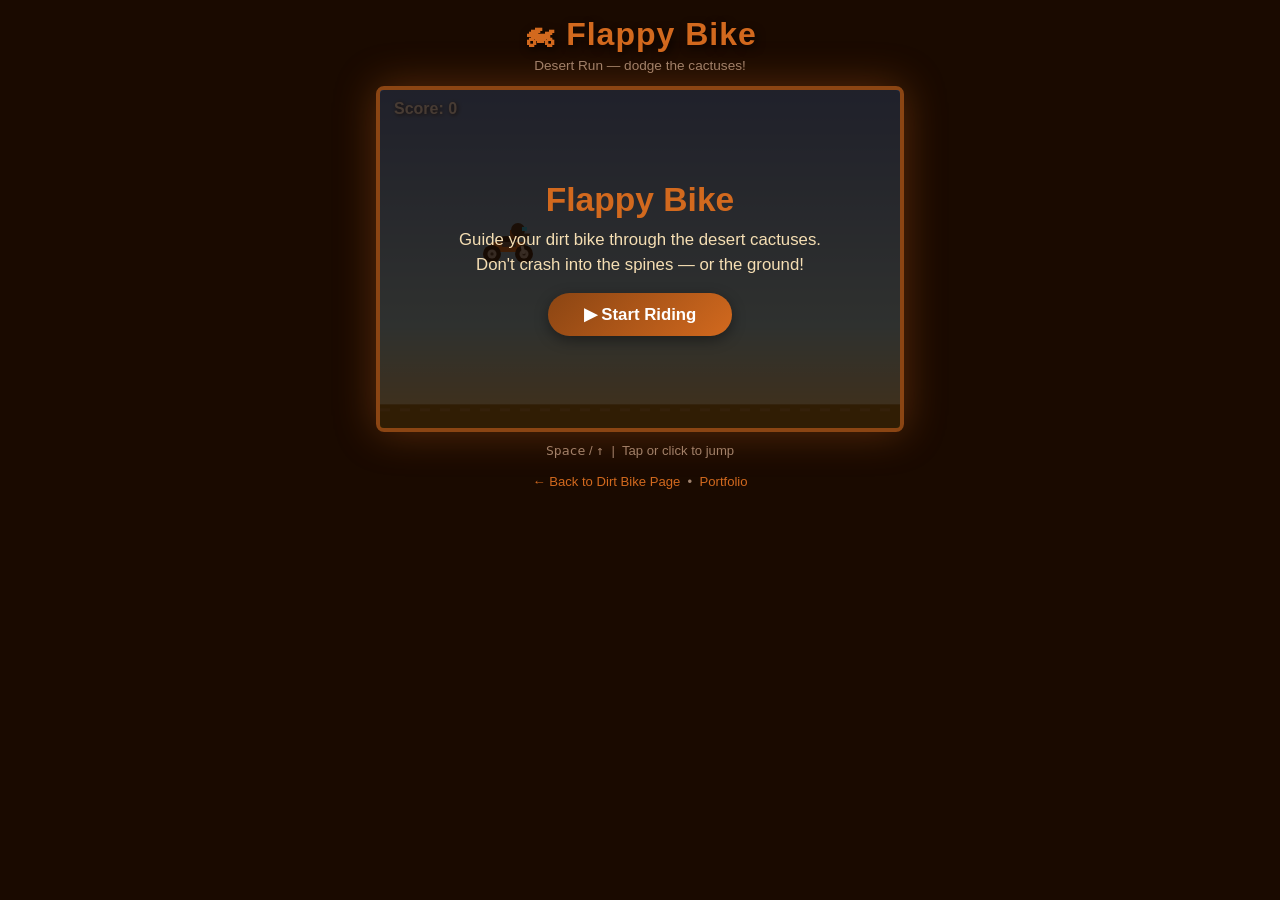
<file: flappybike.html>
<!DOCTYPE html>
<html lang="en">
<head>
<meta charset="UTF-8">
<meta name="viewport" content="width=device-width, initial-scale=1.0">
<title>Flappy Bike – Desert Run</title>
<style>
  *, *::before, *::after { box-sizing: border-box; margin: 0; padding: 0; }

  body {
    background: #1a0a00;
    color: #f5deb3;
    font-family: 'Segoe UI', Arial, sans-serif;
    display: flex;
    flex-direction: column;
    align-items: center;
    min-height: 100vh;
    padding: 1rem;
  }

  h1 {
    font-size: clamp(1.4rem, 4vw, 2rem);
    font-weight: 800;
    color: #d2691e;
    text-shadow: 2px 3px 8px rgba(0,0,0,.6);
    margin-bottom: .3rem;
    letter-spacing: 1px;
  }

  .subtitle { font-size: .85rem; color: #a0826d; margin-bottom: .8rem; }

  #game-wrap {
    position: relative;
    border: 4px solid #8b4513;
    border-radius: 8px;
    overflow: hidden;
    box-shadow: 0 0 40px rgba(210,105,30,.35);
    touch-action: none;
  }

  canvas { display: block; }

  #overlay {
    position: absolute;
    inset: 0;
    display: flex;
    flex-direction: column;
    align-items: center;
    justify-content: center;
    background: rgba(26,10,0,.80);
    text-align: center;
    padding: 1.5rem;
  }
  #overlay.hidden { display: none; }

  #overlay h2 {
    font-size: clamp(1.4rem, 5vw, 2.1rem);
    color: #d2691e;
    margin-bottom: .5rem;
  }
  #overlay p {
    font-size: clamp(.88rem, 2.5vw, 1.05rem);
    color: #f5deb3;
    margin-bottom: 1rem;
    line-height: 1.5;
  }
  #score-display {
    font-size: clamp(1.1rem, 3vw, 1.6rem);
    font-weight: 700;
    color: #ffd700;
    margin-bottom: .8rem;
  }

  .btn-play {
    background: linear-gradient(135deg, #8b4513, #d2691e);
    color: #fff;
    border: none;
    border-radius: 50px;
    padding: .7rem 2.2rem;
    font-size: 1.05rem;
    font-weight: 700;
    cursor: pointer;
    box-shadow: 0 4px 14px rgba(0,0,0,.4);
    transition: transform .15s;
  }
  .btn-play:hover { transform: translateY(-3px); }

  #hud {
    position: absolute;
    top: 10px; left: 14px;
    font-size: 1rem;
    font-weight: 700;
    color: #fff;
    text-shadow: 1px 1px 4px rgba(0,0,0,.8);
    pointer-events: none;
  }

  #controls-hint { font-size: .82rem; color: #a0826d; margin-top: .7rem; }

  .page-footer { margin-top: 1rem; font-size: .82rem; color: #a0826d; text-align: center; }
  .page-footer a { color: #d2691e; text-decoration: none; }
  .page-footer a:hover { text-decoration: underline; }
</style>
</head>
<body>

<h1>&#x1F3CD; Flappy Bike</h1>
<p class="subtitle">Desert Run — dodge the cactuses!</p>

<div id="game-wrap">
  <canvas id="gameCanvas"></canvas>
  <div id="hud">Score: <span id="live-score">0</span></div>
  <div id="overlay">
    <h2 id="overlay-title">Flappy Bike</h2>
    <p id="overlay-msg">Guide your dirt bike through the desert cactuses.<br>Don't crash into the spines — or the ground!</p>
    <div id="score-display" style="display:none"></div>
    <button class="btn-play" id="start-btn">&#9654; Start Riding</button>
  </div>
</div>

<p id="controls-hint">
  <kbd>Space</kbd> / <kbd>&uarr;</kbd> &nbsp;|&nbsp; Tap or click to jump
</p>

<div class="page-footer">
  <a href="dirtbike.html">&larr; Back to Dirt Bike Page</a>
  &nbsp;&bull;&nbsp;
  <a href="index.html">Portfolio</a>
</div>

<script>
"use strict";

/* ── Canvas & DOM ── */
const canvas       = document.getElementById('gameCanvas');
const ctx          = canvas.getContext('2d');
const overlay      = document.getElementById('overlay');
const startBtn     = document.getElementById('start-btn');
const liveScoreEl  = document.getElementById('live-score');
const scoreDispEl  = document.getElementById('score-display');
const overlayTitle = document.getElementById('overlay-title');
const overlayMsg   = document.getElementById('overlay-msg');

/* ── Responsive canvas size ── */
function resize() {
    canvas.width  = Math.min(window.innerWidth - 32, 520);
    canvas.height = Math.round(canvas.width * 0.65);   // ~338px tall
}
resize();

/* ── Game constants (recalculated on resize) ── */
let W, H, GRAVITY, JUMP_VEL, PIPE_SPEED, GAP, GROUND_Y;
function calcConstants() {
    W          = canvas.width;
    H          = canvas.height;
    GRAVITY    = H * 1.8;       // px / s²
    JUMP_VEL   = -H * 0.65;    // px / s  (negative = upward)
    PIPE_SPEED = W * 0.22;      // px / s
    GAP        = H * 0.30;      // gap between top & bottom cactus
    GROUND_Y   = H * 0.93;      // y of ground surface
}
calcConstants();

/* ── Game state ── */
const S = { IDLE: 0, PLAY: 1, DEAD: 2 };
let state = S.IDLE;

let bikeY, bikeVY, pipes, score, best, lastTime, pipeTimer;
const BIKE_X  = W * 0.20;   // fixed horizontal position
const BIKE_W  = 48;
const BIKE_H  = 28;
const PIPE_W  = 54;
const PIPE_MS = 1800;       // ms between pipes

function initGame() {
    calcConstants();
    bikeY     = H * 0.42;
    bikeVY    = 0;
    pipes     = [];
    score     = 0;
    pipeTimer = PIPE_MS;    // spawn first pipe immediately on first frame
    liveScoreEl.textContent = '0';
    if (!best) best = 0;
}

/* ═══════════════════════════════════════════
   DRAW: DIRT BIKE (faces right)
═══════════════════════════════════════════ */
function drawBike(y) {
    const x = canvas.width * 0.20;   // use current canvas.width
    ctx.save();
    // Tilt nose up when jumping, down when falling
    const tilt = Math.max(-0.4, Math.min(0.55, bikeVY / (H * 1.2)));
    ctx.translate(x + BIKE_W / 2, y + BIKE_H / 2);
    ctx.rotate(tilt);
    ctx.translate(-BIKE_W / 2, -BIKE_H / 2);

    // Frame
    ctx.fillStyle = '#d2691e';
    ctx.beginPath();
    ctx.moveTo(4,  BIKE_H - 8);
    ctx.lineTo(44, BIKE_H - 8);
    ctx.lineTo(40, BIKE_H - 18);
    ctx.lineTo(8,  BIKE_H - 18);
    ctx.closePath();
    ctx.fill();

    // Engine block
    ctx.fillStyle = '#555';
    ctx.fillRect(18, BIKE_H - 22, 14, 9);

    // Exhaust (rear = left side when facing right)
    ctx.strokeStyle = '#999';
    ctx.lineWidth = 3;
    ctx.beginPath();
    ctx.moveTo(10, BIKE_H - 12);
    ctx.lineTo(2,  BIKE_H - 10);
    ctx.lineTo(0,  BIKE_H - 5);
    ctx.stroke();

    // Handlebars (front = right side)
    ctx.strokeStyle = '#333';
    ctx.lineWidth = 3;
    ctx.beginPath();
    ctx.moveTo(40, BIKE_H - 18);
    ctx.lineTo(44, BIKE_H - 25);
    ctx.lineTo(38, BIKE_H - 25);
    ctx.stroke();

    // Seat
    ctx.fillStyle = '#111';
    ctx.beginPath();
    ctx.ellipse(24, BIKE_H - 21, 11, 3, 0, 0, Math.PI * 2);
    ctx.fill();

    // Rider body
    ctx.fillStyle = '#8b4513';
    ctx.fillRect(26, BIKE_H - 30, 10, 9);

    // Helmet
    ctx.fillStyle = '#222';
    ctx.beginPath();
    ctx.arc(34, BIKE_H - 30, 7, 0, Math.PI * 2);
    ctx.fill();

    // Visor
    ctx.fillStyle = '#00bfff';
    ctx.fillRect(38, BIKE_H - 33, 5, 4);

    // Wheels
    function wheel(cx, cy, r) {
        ctx.beginPath();
        ctx.arc(cx, cy, r, 0, Math.PI * 2);
        ctx.fillStyle = '#111'; ctx.fill();
        ctx.beginPath();
        ctx.arc(cx, cy, r * 0.5, 0, Math.PI * 2);
        ctx.fillStyle = '#aaa'; ctx.fill();
        ctx.beginPath();
        ctx.arc(cx, cy, r * 0.18, 0, Math.PI * 2);
        ctx.fillStyle = '#333'; ctx.fill();
    }
    wheel(40, BIKE_H - 6, 9);   // front wheel (right)
    wheel(8,  BIKE_H - 6, 9);   // rear wheel  (left)

    // Front fork
    ctx.strokeStyle = '#bbb';
    ctx.lineWidth = 3;
    ctx.beginPath();
    ctx.moveTo(38, BIKE_H - 14);
    ctx.lineTo(40, BIKE_H - 6);
    ctx.stroke();

    ctx.restore();
}

/* ═══════════════════════════════════════════
   DRAW: CACTUS (bottom — grows upward)
═══════════════════════════════════════════ */
function drawCactusUp(cx, tipY) {
    const tall = GROUND_Y - tipY;
    if (tall < 4) return;
    const tw = 20;
    const tx = cx - tw / 2;

    // Main trunk
    ctx.fillStyle = '#2d6a2d';
    ctx.fillRect(tx, tipY, tw, tall);

    // Rounded top
    ctx.beginPath();
    ctx.arc(cx, tipY, tw / 2, Math.PI, 0);
    ctx.fill();

    // Highlight
    ctx.fillStyle = '#3d8b3d';
    ctx.fillRect(cx - 3, tipY + tw / 2, 6, Math.max(0, tall - tw / 2 - 4));

    if (tall > 60) {
        // Left arm
        const lj = tipY + tall * 0.42;
        const lhl = Math.min(38, tall * 0.28);
        const lvl = Math.min(30, tall * 0.20);
        ctx.fillStyle = '#2d6a2d';
        ctx.fillRect(tx - lhl, lj - 9, lhl + tw / 2, 14);     // horiz
        ctx.fillRect(tx - lhl, lj - lvl - 9, 14, lvl + 9);    // vert up
        ctx.fillStyle = '#3d8b3d';
        ctx.fillRect(tx - lhl + 3, lj - 3, lhl - 6, 5);

        // Right arm
        const rj = tipY + tall * 0.64;
        const rhl = Math.min(34, tall * 0.25);
        const rvl = Math.min(26, tall * 0.18);
        ctx.fillStyle = '#2d6a2d';
        ctx.fillRect(tx + tw / 2, rj - 9, rhl + tw / 2, 14);
        ctx.fillRect(tx + tw / 2 + rhl, rj - rvl - 9, 14, rvl + 9);
        ctx.fillStyle = '#3d8b3d';
        ctx.fillRect(tx + tw / 2 + 3, rj - 3, rhl - 6, 5);
    }

    // Spines
    ctx.strokeStyle = '#e8d5a3';
    ctx.lineWidth = 1.2;
    for (let sy = GROUND_Y - 16; sy > tipY + 16; sy -= 24) {
        ctx.beginPath(); ctx.moveTo(tx,      sy); ctx.lineTo(tx - 8,  sy - 6); ctx.stroke();
        ctx.beginPath(); ctx.moveTo(tx + tw, sy); ctx.lineTo(tx + tw + 8, sy - 6); ctx.stroke();
    }
}

/* ═══════════════════════════════════════════
   DRAW: CACTUS (top — hangs downward)
═══════════════════════════════════════════ */
function drawCactusDown(cx, tipY) {
    const tall = tipY;
    if (tall < 4) return;
    const tw = 20;
    const tx = cx - tw / 2;

    // Main trunk
    ctx.fillStyle = '#2d6a2d';
    ctx.fillRect(tx, 0, tw, tall);

    // Rounded bottom tip
    ctx.beginPath();
    ctx.arc(cx, tipY, tw / 2, 0, Math.PI);
    ctx.fill();

    // Highlight
    ctx.fillStyle = '#3d8b3d';
    ctx.fillRect(cx - 3, 4, 6, Math.max(0, tall - tw / 2 - 4));

    if (tall > 60) {
        // Left arm (branches left + goes down)
        const lj = tall * 0.40;
        const lhl = Math.min(38, tall * 0.28);
        const lvl = Math.min(30, tall * 0.20);
        ctx.fillStyle = '#2d6a2d';
        ctx.fillRect(tx - lhl, lj - 5, lhl + tw / 2, 14);
        ctx.fillRect(tx - lhl, lj + 9, 14, lvl);              // vert down
        ctx.fillStyle = '#3d8b3d';
        ctx.fillRect(tx - lhl + 3, lj - 1, lhl - 6, 5);

        // Right arm
        const rj = tall * 0.62;
        const rhl = Math.min(34, tall * 0.25);
        const rvl = Math.min(26, tall * 0.18);
        ctx.fillStyle = '#2d6a2d';
        ctx.fillRect(tx + tw / 2, rj - 5, rhl + tw / 2, 14);
        ctx.fillRect(tx + tw / 2 + rhl, rj + 9, 14, rvl);
        ctx.fillStyle = '#3d8b3d';
        ctx.fillRect(tx + tw / 2 + 3, rj - 1, rhl - 6, 5);
    }

    // Spines (point downward)
    ctx.strokeStyle = '#e8d5a3';
    ctx.lineWidth = 1.2;
    for (let sy = 16; sy < tipY - 16; sy += 24) {
        ctx.beginPath(); ctx.moveTo(tx,      sy); ctx.lineTo(tx - 8,  sy + 6); ctx.stroke();
        ctx.beginPath(); ctx.moveTo(tx + tw, sy); ctx.lineTo(tx + tw + 8, sy + 6); ctx.stroke();
    }
}

/* ═══════════════════════════════════════════
   DRAW: BACKGROUND
═══════════════════════════════════════════ */
function drawBackground() {
    // Sky
    const sky = ctx.createLinearGradient(0, 0, 0, H);
    sky.addColorStop(0,   '#3a7bd5');
    sky.addColorStop(0.7, '#87ceeb');
    sky.addColorStop(1,   '#e8c87a');
    ctx.fillStyle = sky;
    ctx.fillRect(0, 0, W, H);

    // Ground
    ctx.fillStyle = '#8b6914';
    ctx.fillRect(0, GROUND_Y, W, H - GROUND_Y);
    ctx.fillStyle = '#a07830';
    for (let x = 0; x < W; x += 20) {
        ctx.fillRect(x, GROUND_Y + 4, 10, 3);
    }
}

/* ═══════════════════════════════════════════
   SPAWN / DRAW PIPES
═══════════════════════════════════════════ */
function spawnPipe() {
    const minTop = H * 0.10;
    const maxTop = GROUND_Y - GAP - H * 0.10;
    const topY   = minTop + Math.random() * (maxTop - minTop);
    pipes.push({ x: W + PIPE_W, topY, botY: topY + GAP, scored: false });
}

function drawPipes() {
    pipes.forEach(p => {
        const cx = p.x + PIPE_W / 2;
        drawCactusDown(cx, p.topY);
        drawCactusUp(cx, p.botY);
    });
}

/* ═══════════════════════════════════════════
   COLLISION
═══════════════════════════════════════════ */
function collides() {
    const bx  = canvas.width * 0.20;
    const PAD = 6;
    const bx1 = bx + PAD,          bx2 = bx + BIKE_W - PAD;
    const by1 = bikeY + PAD,       by2 = bikeY + BIKE_H - PAD;

    if (by2 >= GROUND_Y || by1 <= 0) return true;

    for (const p of pipes) {
        if (bx2 > p.x && bx1 < p.x + PIPE_W) {
            if (by1 < p.topY || by2 > p.botY) return true;
        }
    }
    return false;
}

/* ═══════════════════════════════════════════
   GAME LOOP
═══════════════════════════════════════════ */
function update(dt) {
    // Physics (dt-scaled so frame-rate independent)
    bikeVY += GRAVITY * dt;
    bikeY  += bikeVY  * dt;

    // Pipes
    pipeTimer += dt * 1000;
    if (pipeTimer >= PIPE_MS) { spawnPipe(); pipeTimer = 0; }

    const speed = PIPE_SPEED + score * 8;   // get faster as score increases
    pipes.forEach(p => {
        p.x -= speed * dt;
        if (!p.scored && p.x + PIPE_W < canvas.width * 0.20) {
            p.scored = true;
            score++;
            liveScoreEl.textContent = score;
        }
    });
    pipes = pipes.filter(p => p.x + PIPE_W > -10);

    if (collides()) die();
}

function render() {
    ctx.clearRect(0, 0, W, H);
    drawBackground();
    drawPipes();
    drawBike(bikeY);

    // Score on canvas
    ctx.fillStyle = 'rgba(0,0,0,0.35)';
    ctx.fillRect(8, 8, 90, 28);
    ctx.fillStyle = '#fff';
    ctx.font = 'bold 16px Segoe UI, Arial, sans-serif';
    ctx.fillText('Score: ' + score, 14, 27);
}

function loop(ts) {
    if (!lastTime) lastTime = ts;
    const dt = Math.min((ts - lastTime) / 1000, 0.05);
    lastTime = ts;
    update(dt);
    render();
    if (state === S.PLAY) requestAnimationFrame(loop);
}

/* ═══════════════════════════════════════════
   STATE TRANSITIONS
═══════════════════════════════════════════ */
function startGame() {
    initGame();
    state = S.PLAY;
    lastTime = null;
    overlay.classList.add('hidden');
    requestAnimationFrame(loop);
}

function die() {
    state = S.DEAD;
    if (score > best) best = score;
    overlayTitle.textContent = score === 0 ? 'Wiped Out!' : score > best - 1 ? '🏆 New Best!' : 'Crashed!';
    overlayMsg.innerHTML     = `You cleared <strong>${score}</strong> cactus${score !== 1 ? 'es' : ''}. ${score === 0 ? 'Try jumping!' : 'Nice riding!'}`;
    scoreDispEl.style.display = 'block';
    scoreDispEl.textContent   = 'Best: ' + best;
    startBtn.textContent      = '↺ Ride Again';
    overlay.classList.remove('hidden');
}

/* ── Input ── */
function jump() {
    if (state === S.DEAD)  return;
    if (state === S.IDLE)  { startGame(); return; }
    bikeVY = JUMP_VEL;
}

startBtn.addEventListener('click',   startGame);
canvas.addEventListener('pointerdown', e => { e.preventDefault(); jump(); });
document.addEventListener('keydown', e => {
    if (e.code === 'Space' || e.code === 'ArrowUp') { e.preventDefault(); jump(); }
});

window.addEventListener('resize', () => {
    resize();
    calcConstants();
    if (state !== S.PLAY) { drawBackground(); }
});

/* ── Initial idle screen ── */
initGame();
drawBackground();
drawBike(bikeY);
</script>
</body>
</html>
</file>
<file: css/style.css>
/********** Template CSS **********/
:root {
    --primary: #4294E3;
    --secondary: #8F12FD;
    --light: #F0F6FF;
    --dark: #262B47;
}


/*** Spinner ***/
#spinner {
    opacity: 0;
    visibility: hidden;
    transition: opacity .5s ease-out, visibility 0s linear .5s;
    z-index: 99999;
}

#spinner.show {
    transition: opacity .5s ease-out, visibility 0s linear 0s;
    visibility: visible;
    opacity: 1;
}


/*** Heading ***/
h1,
h2,
.fw-bold {
    font-weight: 700 !important;
}

h3,
h4,
.fw-semi-bold {
    font-weight: 600 !important;
}

h5,
h6,
.fw-medium {
    font-weight: 500 !important;
}


/*** Gradient Text & BG ***/
.text-primary-gradient {
    background: linear-gradient(to bottom right, var(--primary), var(--secondary));
    -webkit-background-clip: text;
    -webkit-text-fill-color: transparent;
}

.text-secondary-gradient {
    background: linear-gradient(to bottom right, var(--secondary), var(--primary));
    -webkit-background-clip: text;
    -webkit-text-fill-color: transparent;
}

.bg-primary-gradient {
    background: linear-gradient(to bottom right, var(--primary), var(--secondary));
}

.bg-secondary-gradient {
    background: linear-gradient(to bottom right, var(--secondary), var(--primary));
}


/*** Button ***/
.btn {
    transition: .5s;
}

.btn.btn-primary-gradient,
.btn.btn-secondary-gradient {
    position: relative;
    overflow: hidden;
    border: none;
    color: #FFFFFF;
    z-index: 1;
}

.btn.btn-primary-gradient::after,
.btn.btn-secondary-gradient::after {
    position: absolute;
    content: "";
    top: 0;
    left: 0;
    width: 100%;
    height: 100%;
    transition: .5s;
    z-index: -1;
    opacity: 0;
}

.btn.btn-primary-gradient,
.btn.btn-secondary-gradient::after {
    background: linear-gradient(to bottom right, var(--primary), var(--secondary));
}

.btn.btn-secondary-gradient,
.btn.btn-primary-gradient::after {
    background: linear-gradient(to bottom right, var(--secondary), var(--primary));
}

.btn.btn-primary-gradient:hover::after,
.btn.btn-secondary-gradient:hover::after {
    opacity: 1;
}

.btn-square {
    width: 38px;
    height: 38px;
}

.btn-sm-square {
    width: 32px;
    height: 32px;
}

.btn-lg-square {
    width: 48px;
    height: 48px;
}

.btn-square,
.btn-sm-square,
.btn-lg-square {
    padding: 0;
    display: flex;
    align-items: center;
    justify-content: center;
    font-weight: normal;
    border-radius: 50px;
}

.back-to-top {
    position: fixed;
    display: none;
    right: 45px;
    bottom: 45px;
    z-index: 99;
    border: none;
    background: linear-gradient(to bottom right, var(--primary), var(--secondary));
}


/*** Navbar ***/
.navbar-light .navbar-nav .nav-link {
    position: relative;
    margin-right: 25px;
    padding: 45px 0;
    font-family: 'Jost', sans-serif;
    font-size: 18px;
    font-weight: 500;
    color: var(--light) !important;
    outline: none;
    transition: .5s;
}

.navbar-light .navbar-nav .nav-link::before {
    position: absolute;
    content: "";
    width: 0;
    height: 0;
    top: -10px;
    left: 50%;
    transform: translateX(-50%);
    border: 10px solid;
    border-color: var(--light) transparent transparent transparent;
    transition: .5s;
}

.sticky-top.navbar-light .navbar-nav .nav-link {
    padding: 20px 0;
    color: var(--dark) !important;
}

.navbar-light .navbar-nav .nav-link:hover::before,
.navbar-light .navbar-nav .nav-link.active::before {
    top: 0;
}

.navbar-light .navbar-brand h1 {
    color: #FFFFFF;
}

.navbar-light .navbar-brand img {
    max-height: 60px;
    transition: .5s;
}

.sticky-top.navbar-light .navbar-brand img {
    max-height: 45px;
}

@media (max-width: 991.98px) {
    .sticky-top.navbar-light {
        position: relative;
        background: #FFFFFF;
    }

    .navbar-light .navbar-collapse {
        margin-top: 15px;
        border-top: 1px solid #DDDDDD;
    }

    .navbar-light .navbar-nav .nav-link,
    .sticky-top.navbar-light .navbar-nav .nav-link {
        padding: 10px 0;
        margin-left: 0;
        color: var(--dark) !important;
    }

    .navbar-light .navbar-nav .nav-link::before {
        display: none;
    }

    .navbar-light .navbar-nav .nav-link:hover,
    .navbar-light .navbar-nav .nav-link.active {
        color: var(--primary) !important;
    }

    .navbar-light .navbar-brand h1 {
        background: linear-gradient(to bottom right, var(--primary), var(--secondary));
        -webkit-background-clip: text;
        -webkit-text-fill-color: transparent;
    }

    .navbar-light .navbar-brand img {
        max-height: 45px;
    }
}

@media (min-width: 992px) {
    .navbar-light {
        position: absolute;
        width: 100%;
        top: 0;
        left: 0;
        z-index: 999;
    }
    
    .sticky-top.navbar-light {
        position: fixed;
        background: #FFFFFF;
    }

    .sticky-top.navbar-light .navbar-nav .nav-link::before {
        border-top-color: var(--primary);
    }

    .sticky-top.navbar-light .navbar-brand h1 {
        background: linear-gradient(to bottom right, var(--primary), var(--secondary));
        -webkit-background-clip: text;
        -webkit-text-fill-color: transparent;
    }
}


/*** Hero Header ***/
.hero-header {
    margin-bottom: 6rem;
    padding: 16rem 0 0 0;
    background:
        url(../img/bg-circle.png),
        url(../img/bg-triangle.png),
        url(../img/bg-bottom.png),
        linear-gradient(to bottom right, var(--primary), var(--secondary));
    background-position:
        left 0px top 0px,
        right 0px top 50%,
        center bottom;
    background-repeat: no-repeat;
}

@media (max-width: 991.98px) {
    .hero-header {
        padding: 6rem 0 9rem 0;
    }
}


/*** Feature ***/
.feature-item {
    transition: .5s;
}

.feature-item:hover {
    margin-top: -15px;
    box-shadow: 0 .5rem 1.5rem rgba(0, 0, 0, .08);
}


/*** Pricing ***/
.pricing .nav {
    padding: 2px;
}

.pricing .nav-link {
    padding: 12px 30px;
    font-weight: 500;
    color: var(--dark);
    background: #FFFFFF;
}

.pricing .nav-item:first-child .nav-link {
    border-radius: 30px 0 0 30px;
}

.pricing .nav-item:last-child .nav-link {
    border-radius: 0 30px 30px 0;
}

.pricing .nav-link.active {
    color: #FFFFFF;
    background: linear-gradient(to bottom right, var(--primary), var(--secondary));
}


/*** Screenshot ***/
.screenshot-carousel {
    position: relative;
    width: 253px;
    height: 500px;
    padding: 15px;
    margin-right: 30px;
}

.screenshot-carousel::before {
    position: absolute;
    content: "";
    width: 100%;
    height: 100%;
    top: 0;
    left: 0;
    background: url(../img/screenshot-frame.png) center center no-repeat;
    background-size: 253px 500px;
    z-index: 1;
}

.screenshot-carousel .owl-item img {
    position: relative;
    width: 223px;
    height: 470px;
}

.screenshot-carousel .owl-dots {
    position: absolute;
    top: 50%;
    right: -30px;
    transform: translateY(-50%);
    display: flex;
    flex-direction: column;
    align-items: center;
    justify-content: center;
}

.screenshot-carousel .owl-dot {
    position: relative;
    display: inline-block;
    margin: 5px 0;
    width: 15px;
    height: 15px;
    background: linear-gradient(to bottom right, var(--primary), var(--secondary));
    border-radius: 15px;
    transition: .5s;
}

.screenshot-carousel .owl-dot::after {
    position: absolute;
    content: "";
    width: 5px;
    height: 5px;
    top: 5px;
    left: 5px;
    background: #FFFFFF;
    border-radius: 5px;
}

.screenshot-carousel .owl-dot.active {
    box-shadow: 0 0 10px var(--dark);
}


/*** Testimonial ***/
.testimonial-carousel .owl-item .testimonial-item,
.testimonial-carousel .owl-item .testimonial-item * {
    transition: .5s;
}

.testimonial-carousel .owl-item.center .testimonial-item {
    background: linear-gradient(to bottom right, var(--primary), var(--secondary));
}

.testimonial-carousel .owl-item.center .testimonial-item h5,
.testimonial-carousel .owl-item.center .testimonial-item p {
    color: #FFFFFF !important;
}

.testimonial-carousel .owl-nav {
    margin-top: 30px;
    display: flex;
    justify-content: center;
}

.testimonial-carousel .owl-nav .owl-prev,
.testimonial-carousel .owl-nav .owl-next {
    margin: 0 12px;
    width: 50px;
    height: 50px;
    display: flex;
    align-items: center;
    justify-content: center;
    color: #FFFFFF;
    background: linear-gradient(to bottom right, var(--primary), var(--secondary));
    border-radius: 60px;
    font-size: 18px;
    transition: .5s;
}

.testimonial-carousel .owl-nav .owl-prev:hover,
.testimonial-carousel .owl-nav .owl-next:hover {
    background: linear-gradient(to bottom right, var(--secondary), var(--primary));
}


/*** Footer ***/
.footer {
    margin-top: 6rem;
    padding-top: 9rem;
    background:
        url(../img/bg-circle.png),
        url(../img/bg-triangle.png),
        url(../img/bg-top.png),
        linear-gradient(to bottom right, var(--primary), var(--secondary));
    background-position:
        left 0px bottom 0px,
        right 0px top 50%,
        center top;
    background-repeat: no-repeat;
}

.footer .btn.btn-social {
    margin-right: 5px;
    width: 40px;
    height: 40px;
    display: flex;
    align-items: center;
    justify-content: center;
    color: var(--light);
    border: 1px solid rgba(256, 256, 256, .1);
    border-radius: 40px;
    transition: .3s;
}

.footer .btn.btn-social:hover {
    color: var(--primary);
}

.footer .btn.btn-link {
    display: block;
    margin-bottom: 10px;
    padding: 0;
    text-align: left;
    color: var(--light);
    font-weight: normal;
    transition: .3s;
}

.footer .btn.btn-link::before {
    position: relative;
    content: "\f105";
    font-family: "Font Awesome 5 Free";
    font-weight: 900;
    margin-right: 10px;
}

.footer .btn.btn-link:hover {
    letter-spacing: 1px;
    box-shadow: none;
}

.footer .copyright {
    padding: 25px 0;
    font-size: 14px;
    border-top: 1px solid rgba(256, 256, 256, .1);
}

.footer .copyright a {
    color: var(--light);
}

.footer .footer-menu a {
    margin-right: 15px;
    padding-right: 15px;
    border-right: 1px solid rgba(255, 255, 255, .1);
}

.footer .footer-menu a:last-child {
    margin-right: 0;
    padding-right: 0;
    border-right: none;
}
</file>
<file: css/dirtbike.css>
/* ============================================================
   dirtbike.css  –  styles for dirtbike.html
   No Bootstrap; hand-rolled from scratch.
   ============================================================ */

/* ── Reset / Base ── */
*, *::before, *::after { box-sizing: border-box; margin: 0; padding: 0; }

html { scroll-behavior: smooth; }

/* STYLE 1: body — font-family + font-color + background-color */
body {
    font-family: 'Segoe UI', Arial, sans-serif;   /* font-family definition */
    font-size: 17px;
    line-height: 1.75;
    color: #1a1a1a;                               /* font-color definition */
    background-color: #f5f0e8;                    /* custom background color */
}

/* STYLE 2: headings — font-family override + font-color */
h1, h2, h3, h4, h5, h6 {
    font-family: Georgia, 'Times New Roman', serif;  /* different font-family for headings */
    color: #2c1810;                                  /* font-color definition */
}

/* STYLE 3: links — font-color */
a {
    color: #8b4513;                               /* font-color for links */
}

a:hover {
    color: #d2691e;
}

/* ── Utility ── */
.container {
    max-width: 960px;
    margin: 0 auto;
    padding: 0 1.5rem;
}

.visually-hidden {
    position: absolute;
    width: 1px; height: 1px;
    overflow: hidden;
    clip: rect(0 0 0 0);
    white-space: nowrap;
}

/* ── Site Header / Hero ── */
header.site-header {
    background: linear-gradient(135deg, #2c1810 0%, #8b4513 60%, #d2691e 100%);
    color: #fff;
    padding: 3.5rem 1.5rem 2.5rem;
    text-align: center;
    position: relative;
    overflow: hidden;
}

header.site-header::before {
    content: '';
    position: absolute;
    inset: 0;
    background: url("data:image/svg+xml,%3Csvg xmlns='http://www.w3.org/2000/svg' width='60' height='60'%3E%3Ccircle cx='30' cy='30' r='28' fill='none' stroke='rgba(255,255,255,.04)' stroke-width='2'/%3E%3C/svg%3E") repeat;
    pointer-events: none;
}

header.site-header h1 {
    font-size: clamp(2rem, 6vw, 3.8rem);
    font-weight: 800;
    letter-spacing: -1px;
    text-shadow: 2px 4px 12px rgba(0,0,0,.4);
    margin-bottom: .5rem;
}

header.site-header .tagline {
    font-size: 1.15rem;
    opacity: .85;
    font-style: italic;
    margin-bottom: 1.5rem;
}

/* ── Nav Bar ── */
nav.main-nav {
    background: #2c1810;
    position: sticky;
    top: 0;
    z-index: 100;
    box-shadow: 0 2px 8px rgba(0,0,0,.35);
}

nav.main-nav ul {
    list-style: none;
    display: flex;
    flex-wrap: wrap;
    justify-content: center;
    gap: .25rem;
    padding: .6rem 1rem;
}

nav.main-nav a {
    color: #f5deb3;
    text-decoration: none;
    padding: .35rem .9rem;
    border-radius: 4px;
    font-size: .9rem;
    font-weight: 600;
    letter-spacing: .5px;
    transition: background .2s, color .2s;
}

nav.main-nav a:hover,
nav.main-nav a:focus {
    background: #d2691e;
    color: #fff;
}

/* ── Main Content ── */
main { padding: 2.5rem 0 4rem; }

section { margin-bottom: 3.5rem; }

section h2 {
    font-size: 1.75rem;
    font-weight: 700;
    color: #8b4513;
    border-bottom: 3px solid #d2691e;
    padding-bottom: .4rem;
    margin-bottom: 1.25rem;
}

section h3 {
    font-size: 1.2rem;
    font-weight: 700;
    color: #2c1810;
    margin: 1.25rem 0 .5rem;
}

section p { margin-bottom: 1rem; }

/* ── Images ── */
.photo-grid {
    display: grid;
    grid-template-columns: repeat(auto-fit, minmax(280px, 1fr));
    gap: 1.5rem;
    margin: 1.5rem 0;
}

.photo-card {
    border-radius: 10px;
    overflow: hidden;
    box-shadow: 0 4px 18px rgba(0,0,0,.18);
    background: #fff;
}

.photo-card img {
    width: 100%;
    height: 220px;
    object-fit: cover;
    display: block;
}

.photo-card figcaption {
    padding: .6rem 1rem;
    font-size: .875rem;
    color: #555;
    text-align: center;
    font-style: italic;
}

/* ── Lists ── */
ol.main-list {
    padding-left: 1.4rem;
    margin: 1rem 0;
}

ol.main-list > li {
    margin-bottom: .75rem;
    font-weight: 600;
    color: #2c1810;
}

ol.main-list > li ul {
    list-style: disc;
    padding-left: 1.4rem;
    margin-top: .4rem;
}

ol.main-list > li ul li {
    font-weight: 400;
    color: #333;
    margin-bottom: .3rem;
}

/* ── Video wrapper ── */
.video-wrapper {
    position: relative;
    padding-bottom: 56.25%;
    height: 0;
    overflow: hidden;
    border-radius: 10px;
    box-shadow: 0 4px 18px rgba(0,0,0,.2);
    margin: 1.5rem 0;
}

.video-wrapper iframe {
    position: absolute;
    top: 0; left: 0;
    width: 100%; height: 100%;
    border: none;
}

/* ── Anchor highlight ── */
.anchor-target {
    scroll-margin-top: 70px;
}

/* ── Callout / tip box ── */
.callout {
    background: #fff4e0;
    border-left: 5px solid #d2691e;
    border-radius: 0 8px 8px 0;
    padding: 1rem 1.25rem;
    margin: 1.25rem 0;
    font-size: .95rem;
}

.callout strong { color: #8b4513; }

/* ── CTA / Game link ── */
.cta-box {
    background: linear-gradient(135deg, #8b4513, #d2691e);
    color: #fff;
    border-radius: 12px;
    padding: 2rem;
    text-align: center;
    margin-top: 1.5rem;
}

.cta-box h3 { color: #fff; margin-top: 0; }
.cta-box p  { opacity: .9; margin-bottom: 1.25rem; }

.btn-game {
    display: inline-block;
    background: #fff;
    color: #8b4513;
    font-weight: 700;
    font-size: 1.05rem;
    padding: .75rem 2.2rem;
    border-radius: 50px;
    text-decoration: none;
    box-shadow: 0 4px 12px rgba(0,0,0,.2);
    transition: transform .2s, box-shadow .2s;
}

.btn-game:hover, .btn-game:focus {
    transform: translateY(-3px);
    box-shadow: 0 7px 20px rgba(0,0,0,.3);
}

/* STYLE 4 (div for positioning): Tableau embed container */
.tableau-wrap {
    background: #fff;
    border-radius: 10px;
    overflow: hidden;
    box-shadow: 0 4px 18px rgba(0,0,0,.15);
    min-height: 400px;
    margin: 1.25rem 0;
}

/* ── Back-to-top anchor link ── */
.back-to-top {
    display: inline-block;
    color: #8b4513;
    font-weight: 600;
    text-decoration: none;
    font-size: .9rem;
    margin-top: .5rem;
}

.back-to-top:hover { text-decoration: underline; }

/* ── Footer ── */
footer {
    background: #2c1810;
    color: #f5deb3;
    text-align: center;
    padding: 1.5rem 1rem;
    font-size: .9rem;
}

footer a { color: #d2691e; text-decoration: none; }
footer a:hover { text-decoration: underline; }

/* ── Responsive tweaks ── */
@media (max-width: 600px) {
    header.site-header { padding: 2.5rem 1rem 2rem; }
    section h2         { font-size: 1.45rem; }
}
</file>
